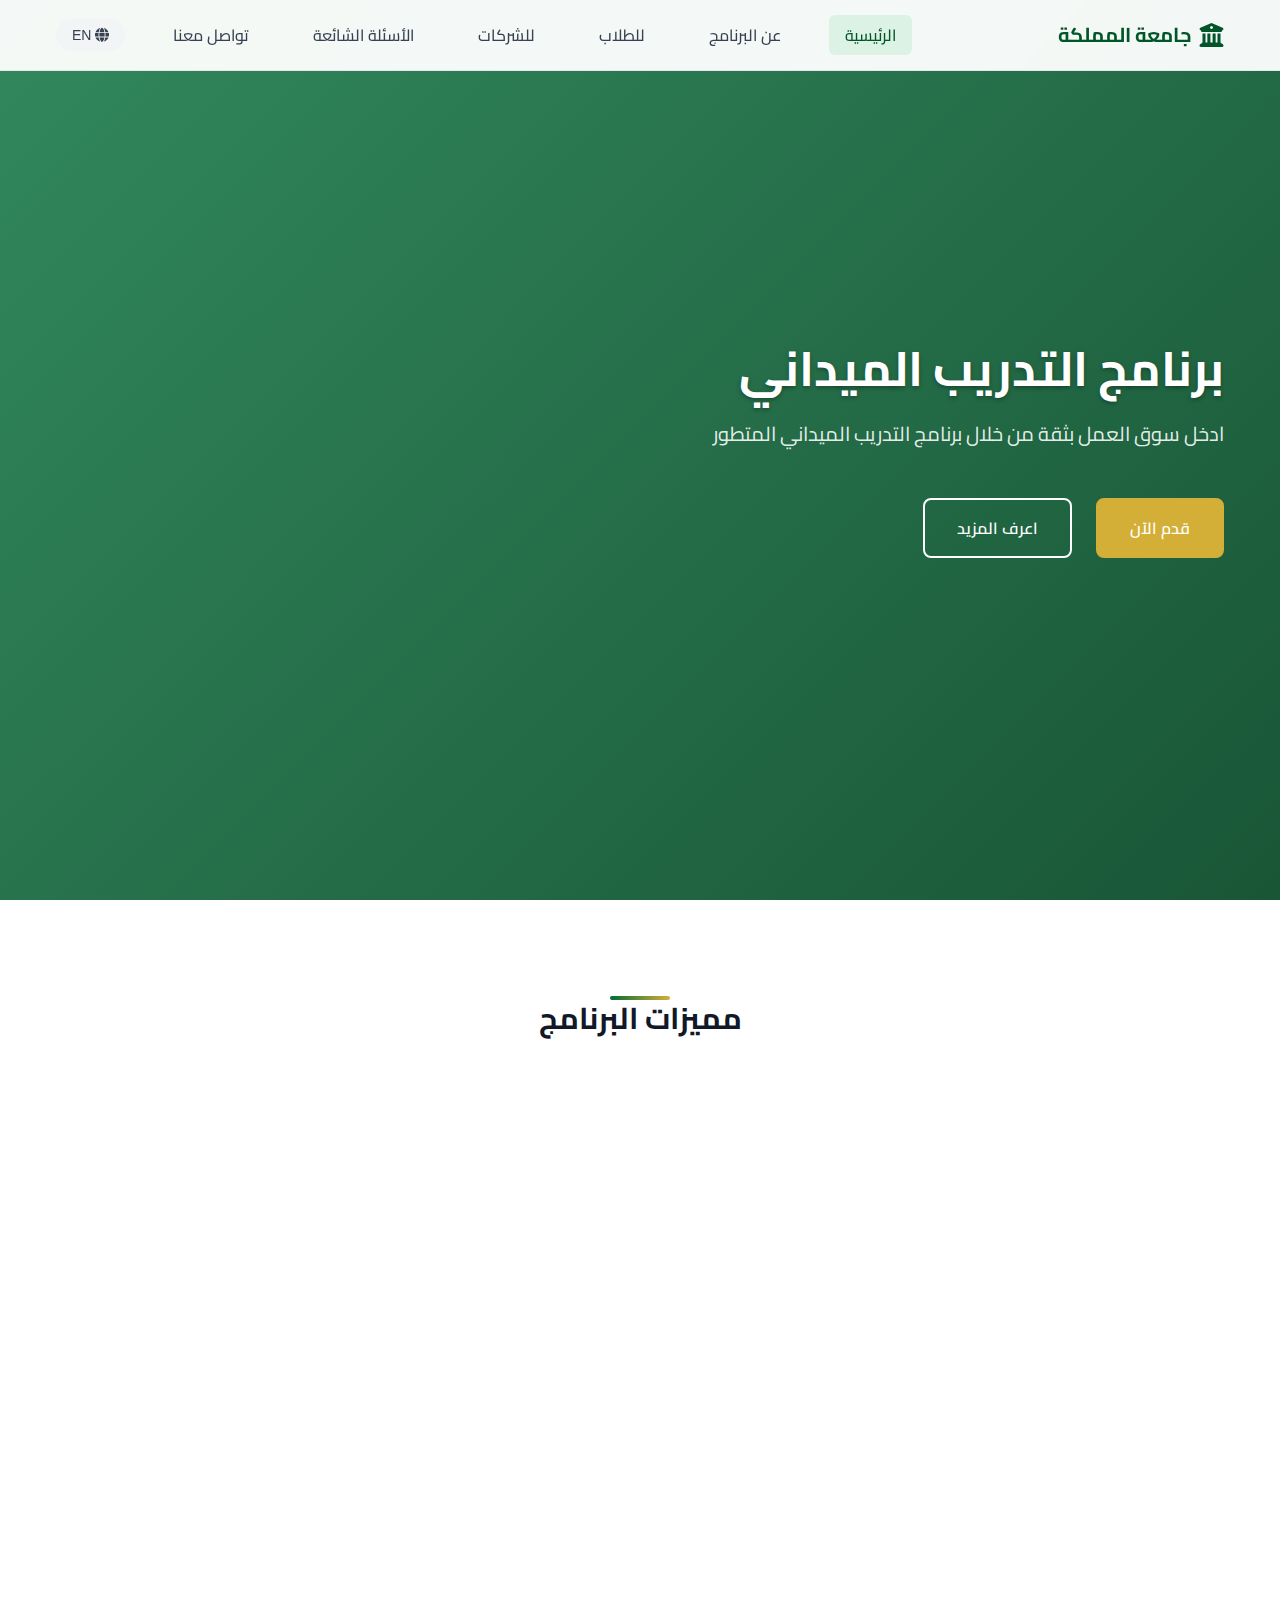
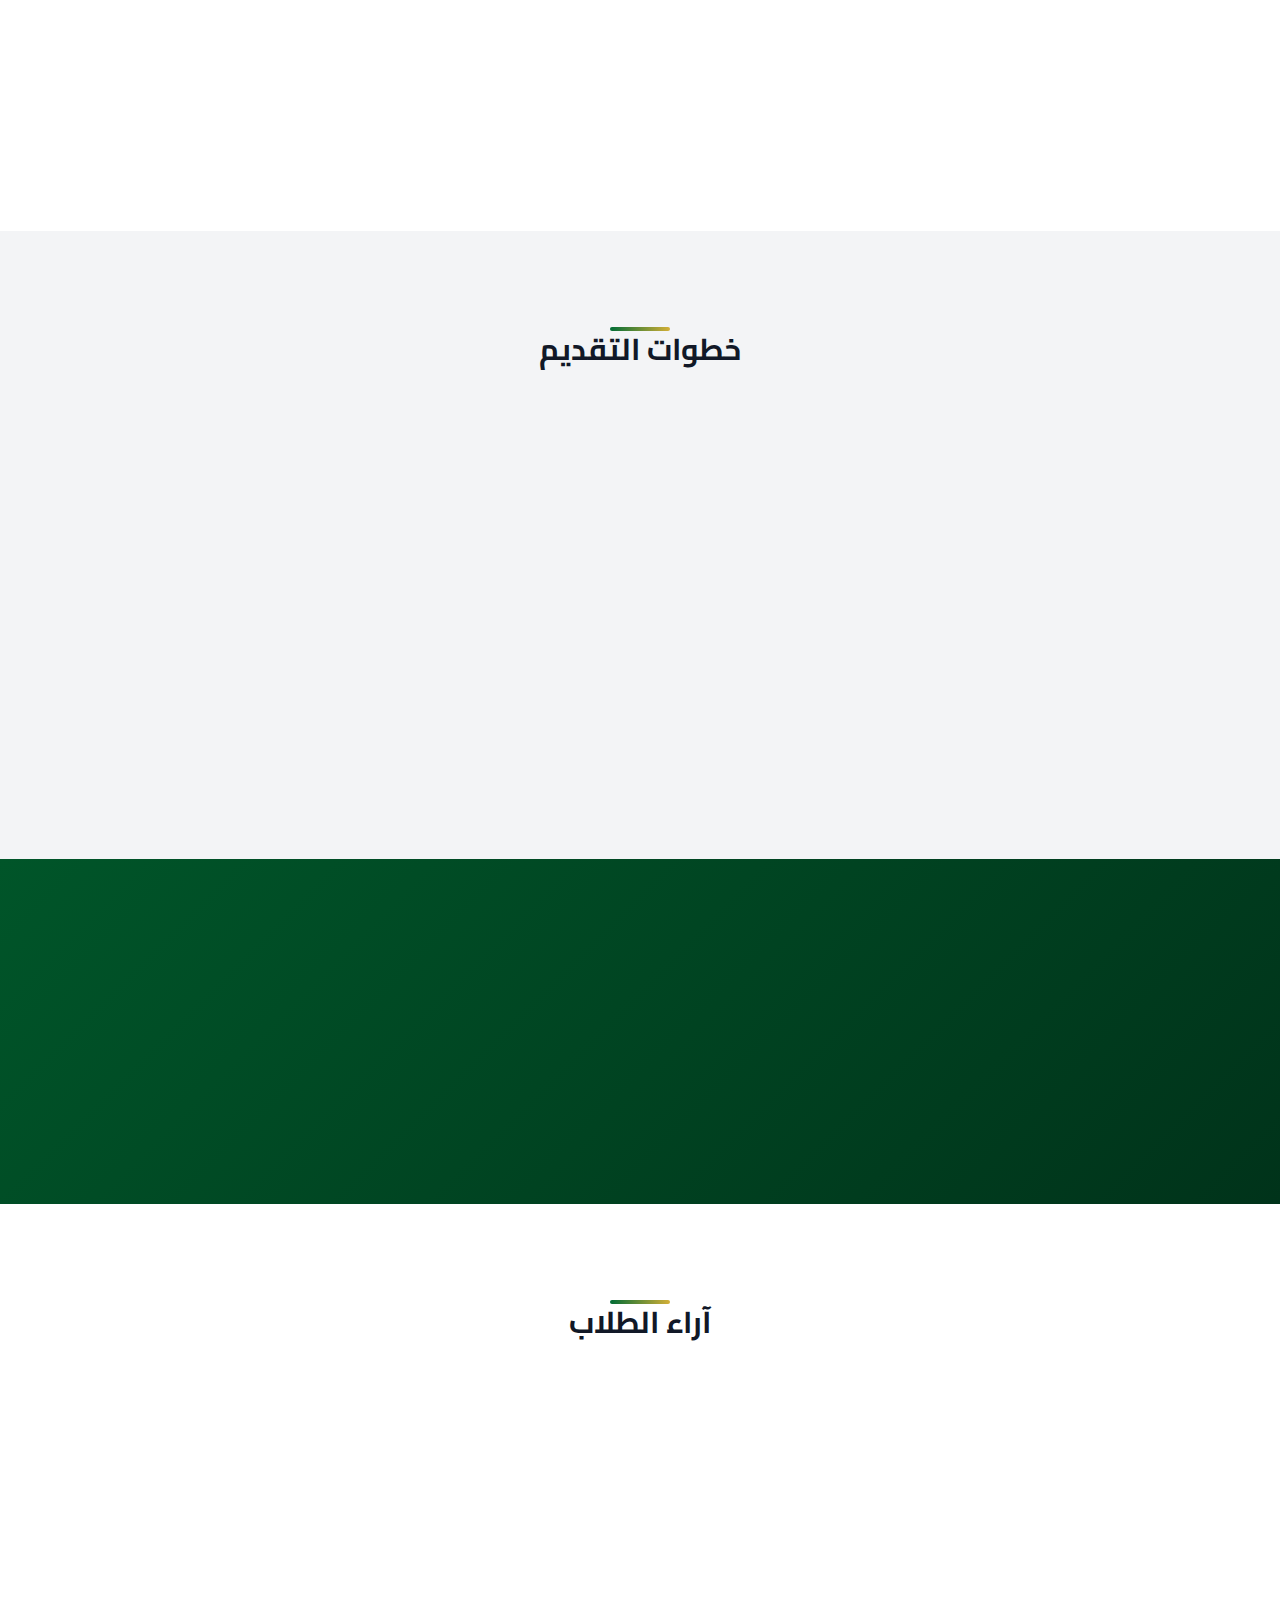
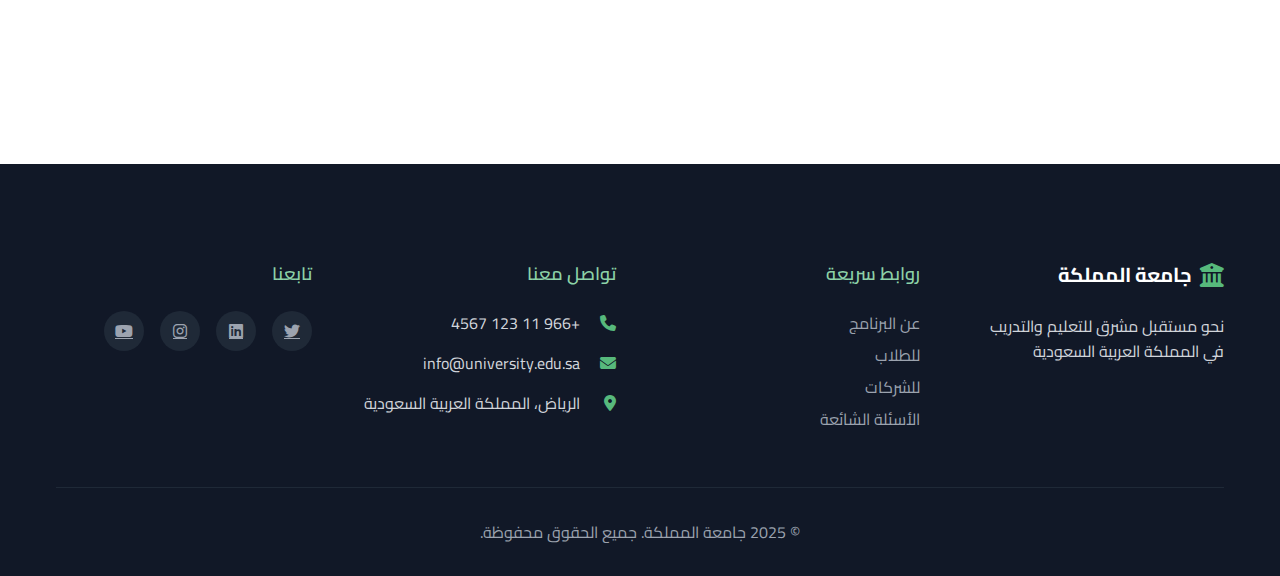
<file: index.html>
<!DOCTYPE html>
<html lang="ar" dir="rtl">
<head>
    <meta charset="UTF-8">
    <meta name="viewport" content="width=device-width, initial-scale=1.0">
    <title>برنامج التدريب الميداني - جامعة المملكة</title>
    <link rel="preconnect" href="https://fonts.googleapis.com">
    <link rel="preconnect" href="https://fonts.gstatic.com" crossorigin>
    <link href="https://fonts.googleapis.com/css2?family=Cairo:wght@400;500;600;700&family=Inter:wght@400;500;600;700&display=swap" rel="stylesheet">
    <link rel="stylesheet" href="https://cdnjs.cloudflare.com/ajax/libs/font-awesome/6.4.0/css/all.min.css">
    <link rel="stylesheet" href="css/style.css">
</head>
<body>
    <!-- Navigation -->
    <nav class="navbar" id="navbar">
        <div class="nav-container">
            <div class="nav-logo">
                <i class="fas fa-university"></i>
                <span>جامعة المملكة</span>
            </div>
            
            <div class="nav-menu" id="nav-menu">
                <a href="index.html" class="nav-link active">الرئيسية</a>
                <a href="about.html" class="nav-link">عن البرنامج</a>
                <a href="students.html" class="nav-link">للطلاب</a>
                <a href="companies.html" class="nav-link">للشركات</a>
                <a href="faq.html" class="nav-link">الأسئلة الشائعة</a>
                <a href="contact.html" class="nav-link">تواصل معنا</a>
                
                <button class="lang-switch" id="lang-switch">
                    <i class="fas fa-globe"></i>
                    <span>EN</span>
                </button>
            </div>
            
            <div class="hamburger" id="hamburger">
                <span class="bar"></span>
                <span class="bar"></span>
                <span class="bar"></span>
            </div>
        </div>
    </nav>

    <!-- Hero Section -->
    <section class="hero">
        <div class="hero-overlay"></div>
        <div class="hero-content">
            <div class="container">
                <h1 class="hero-title">برنامج التدريب الميداني</h1>
                <p class="hero-subtitle">ادخل سوق العمل بثقة من خلال برنامج التدريب الميداني المتطور</p>
                <div class="hero-buttons">
                    <a href="contact.html" class="btn btn-primary">قدم الآن</a>
                    <a href="about.html" class="btn btn-secondary">اعرف المزيد</a>
                </div>
            </div>
        </div>
    </section>

    <!-- Features Section -->
    <section class="features">
        <div class="container">
            <h2 class="section-title">مميزات البرنامج</h2>
            <div class="features-grid">
                <div class="feature-card">
                    <div class="feature-icon">
                        <i class="fas fa-briefcase"></i>
                    </div>
                    <h3>فرص تدريب حقيقية</h3>
                    <p>تدريب عملي في أفضل الشركات والمؤسسات الرائدة في المملكة</p>
                </div>
                
                <div class="feature-card">
                    <div class="feature-icon">
                        <i class="fas fa-users"></i>
                    </div>
                    <h3>إشراف متخصص</h3>
                    <p>متابعة مستمرة من أعضاء هيئة التدريس والمشرفين المتخصصين</p>
                </div>
                
                <div class="feature-card">
                    <div class="feature-icon">
                        <i class="fas fa-certificate"></i>
                    </div>
                    <h3>شهادات معتمدة</h3>
                    <p>احصل على شهادة تدريب معتمدة من الجامعة والشركة المستضيفة</p>
                </div>
                
                <div class="feature-card">
                    <div class="feature-icon">
                        <i class="fas fa-chart-line"></i>
                    </div>
                    <h3>تطوير المهارات</h3>
                    <p>تنمية المهارات المهنية والشخصية المطلوبة في سوق العمل</p>
                </div>
            </div>
        </div>
    </section>

    <!-- Steps Section -->
    <section class="steps">
        <div class="container">
            <h2 class="section-title">خطوات التقديم</h2>
            <div class="steps-timeline">
                <div class="step">
                    <div class="step-number">1</div>
                    <div class="step-content">
                        <h3>التسجيل الأولي</h3>
                        <p>قم بإنشاء حساب جديد وأكمل بياناتك الأساسية</p>
                    </div>
                </div>
                
                <div class="step">
                    <div class="step-number">2</div>
                    <div class="step-content">
                        <h3>اختيار التخصص</h3>
                        <p>حدد مجال التدريب المناسب لتخصصك وميولك</p>
                    </div>
                </div>
                
                <div class="step">
                    <div class="step-number">3</div>
                    <div class="step-content">
                        <h3>تقديم الطلب</h3>
                        <p>أكمل نموذج التقديم وأرفق المستندات المطلوبة</p>
                    </div>
                </div>
                
                <div class="step">
                    <div class="step-number">4</div>
                    <div class="step-content">
                        <h3>بدء التدريب</h3>
                        <p>استلم خطاب القبول وابدأ رحلتك التدريبية</p>
                    </div>
                </div>
            </div>
        </div>
    </section>

    <!-- Statistics Section -->
    <section class="stats">
        <div class="container">
            <div class="stats-grid">
                <div class="stat-card">
                    <div class="stat-number">5000+</div>
                    <div class="stat-label">طالب متدرب</div>
                </div>
                
                <div class="stat-card">
                    <div class="stat-number">300+</div>
                    <div class="stat-label">شركة شريكة</div>
                </div>
                
                <div class="stat-card">
                    <div class="stat-number">95%</div>
                    <div class="stat-label">نسبة النجاح</div>
                </div>
                
                <div class="stat-card">
                    <div class="stat-number">85%</div>
                    <div class="stat-label">فرص التوظيف</div>
                </div>
            </div>
        </div>
    </section>

    <!-- Testimonials Section -->
    <section class="testimonials">
        <div class="container">
            <h2 class="section-title">آراء الطلاب</h2>
            <div class="testimonials-grid">
                <div class="testimonial-card">
                    <div class="testimonial-content">
                        <i class="fas fa-quote-right"></i>
                        <p>"كان التدريب تجربة رائعة غيرت نظرتي للعمل المهني وأكسبتني مهارات قيمة"</p>
                    </div>
                    <div class="testimonial-author">
                        <div class="author-avatar">
                            <i class="fas fa-user"></i>
                        </div>
                        <div class="author-info">
                            <h4>أحمد محمد</h4>
                            <span>طالب هندسة</span>
                        </div>
                    </div>
                </div>
                
                <div class="testimonial-card">
                    <div class="testimonial-content">
                        <i class="fas fa-quote-right"></i>
                        <p>"برنامج التدريب ساعدني على تطبيق ما تعلمته نظرياً في بيئة عمل حقيقية"</p>
                    </div>
                    <div class="testimonial-author">
                        <div class="author-avatar">
                            <i class="fas fa-user"></i>
                        </div>
                        <div class="author-info">
                            <h4>فاطمة العلي</h4>
                            <span>طالبة إدارة أعمال</span>
                        </div>
                    </div>
                </div>
                
                <div class="testimonial-card">
                    <div class="testimonial-content">
                        <i class="fas fa-quote-right"></i>
                        <p>"حصلت على وظيفة في نفس الشركة التي تدربت فيها، البرنامج فتح لي أبواباً كثيرة"</p>
                    </div>
                    <div class="testimonial-author">
                        <div class="author-avatar">
                            <i class="fas fa-user"></i>
                        </div>
                        <div class="author-info">
                            <h4>سارة القحطاني</h4>
                            <span>طالبة علوم حاسب</span>
                        </div>
                    </div>
                </div>
            </div>
        </div>
    </section>

    <!-- Footer -->
    <footer class="footer">
        <div class="container">
            <div class="footer-content">
                <div class="footer-section">
                    <div class="footer-logo">
                        <i class="fas fa-university"></i>
                        <span>جامعة المملكة</span>
                    </div>
                    <p>نحو مستقبل مشرق للتعليم والتدريب في المملكة العربية السعودية</p>
                </div>
                
                <div class="footer-section">
                    <h3>روابط سريعة</h3>
                    <ul>
                        <li><a href="about.html">عن البرنامج</a></li>
                        <li><a href="students.html">للطلاب</a></li>
                        <li><a href="companies.html">للشركات</a></li>
                        <li><a href="faq.html">الأسئلة الشائعة</a></li>
                    </ul>
                </div>
                
                <div class="footer-section">
                    <h3>تواصل معنا</h3>
                    <div class="contact-info">
                        <div class="contact-item">
                            <i class="fas fa-phone"></i>
                            <span>+966 11 123 4567</span>
                        </div>
                        <div class="contact-item">
                            <i class="fas fa-envelope"></i>
                            <span>info@university.edu.sa</span>
                        </div>
                        <div class="contact-item">
                            <i class="fas fa-map-marker-alt"></i>
                            <span>الرياض، المملكة العربية السعودية</span>
                        </div>
                    </div>
                </div>
                
                <div class="footer-section">
                    <h3>تابعنا</h3>
                    <div class="social-links">
                        <a href="#"><i class="fab fa-twitter"></i></a>
                        <a href="#"><i class="fab fa-linkedin"></i></a>
                        <a href="#"><i class="fab fa-instagram"></i></a>
                        <a href="#"><i class="fab fa-youtube"></i></a>
                    </div>
                </div>
            </div>
            
            <div class="footer-bottom">
                <p>&copy; 2025 جامعة المملكة. جميع الحقوق محفوظة.</p>
            </div>
        </div>
    </footer>

    <script src="js/main.js"></script>
</body>
</html>
</file>
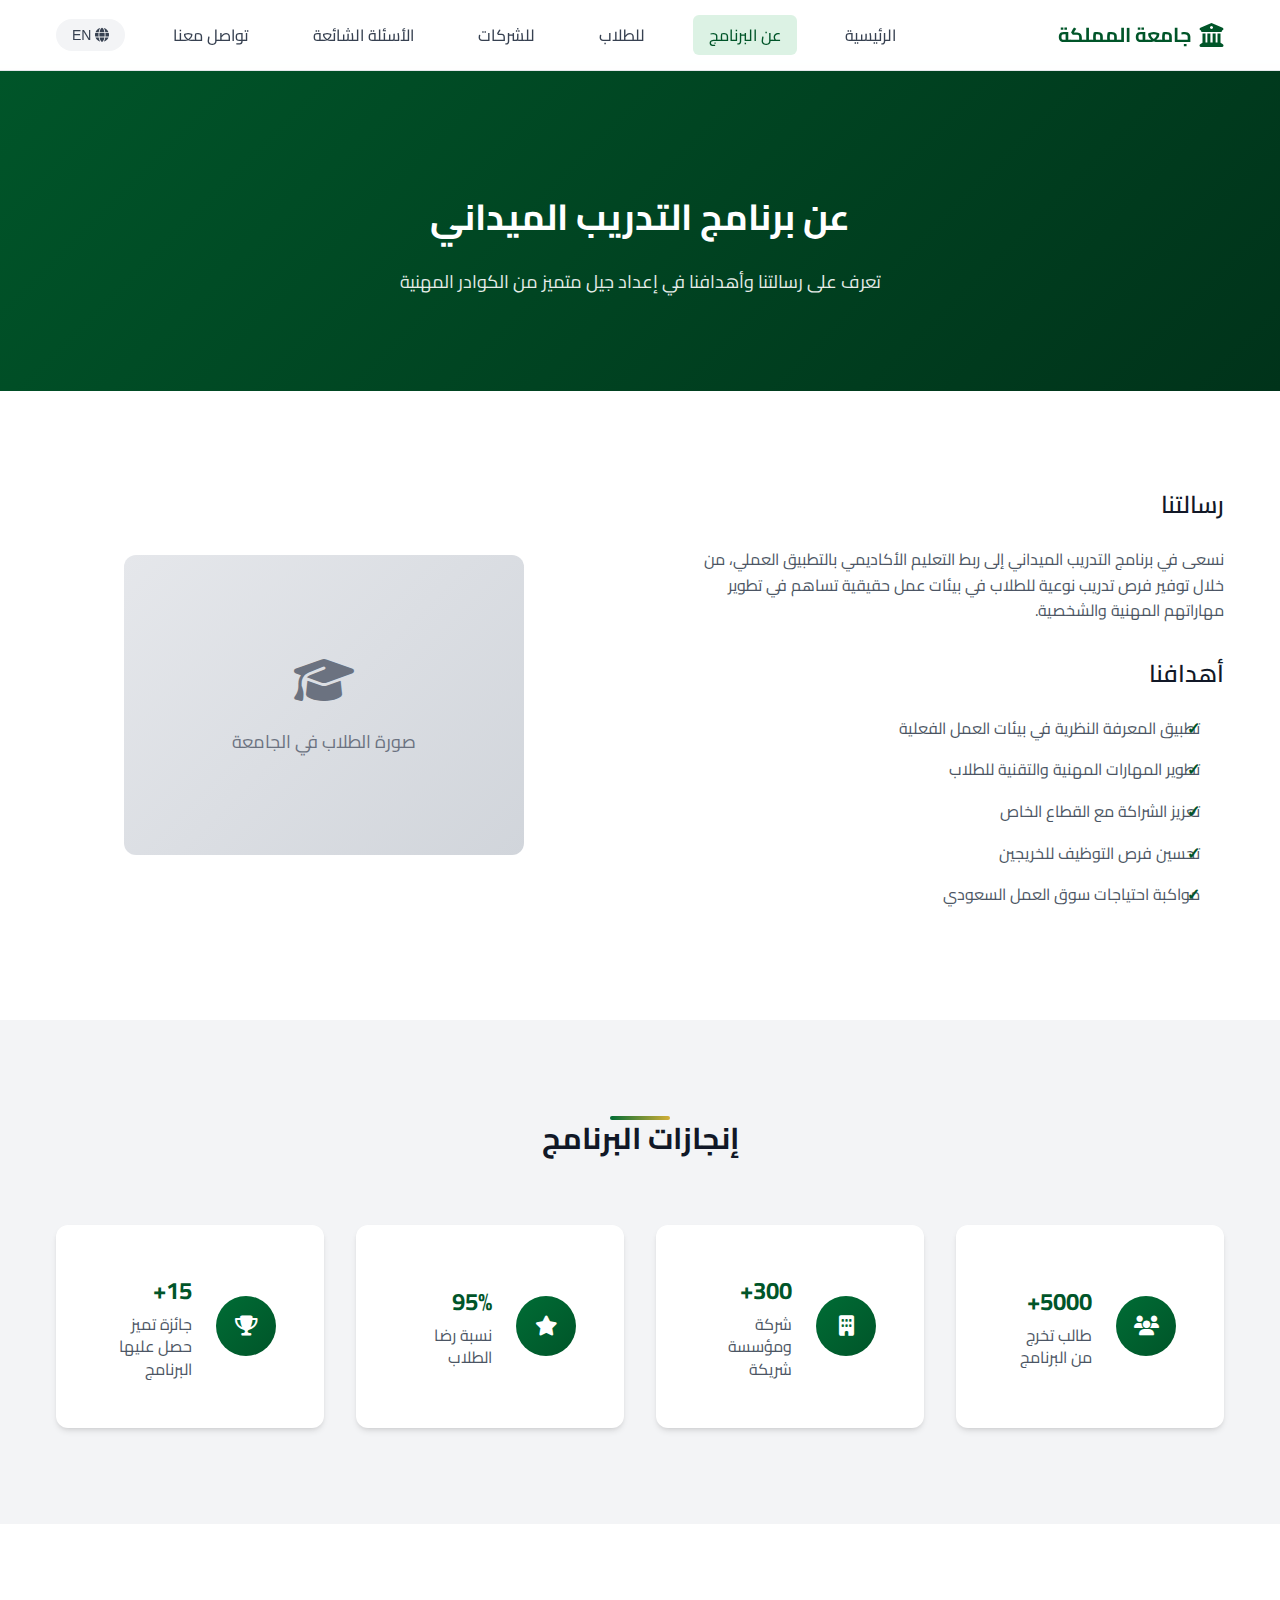
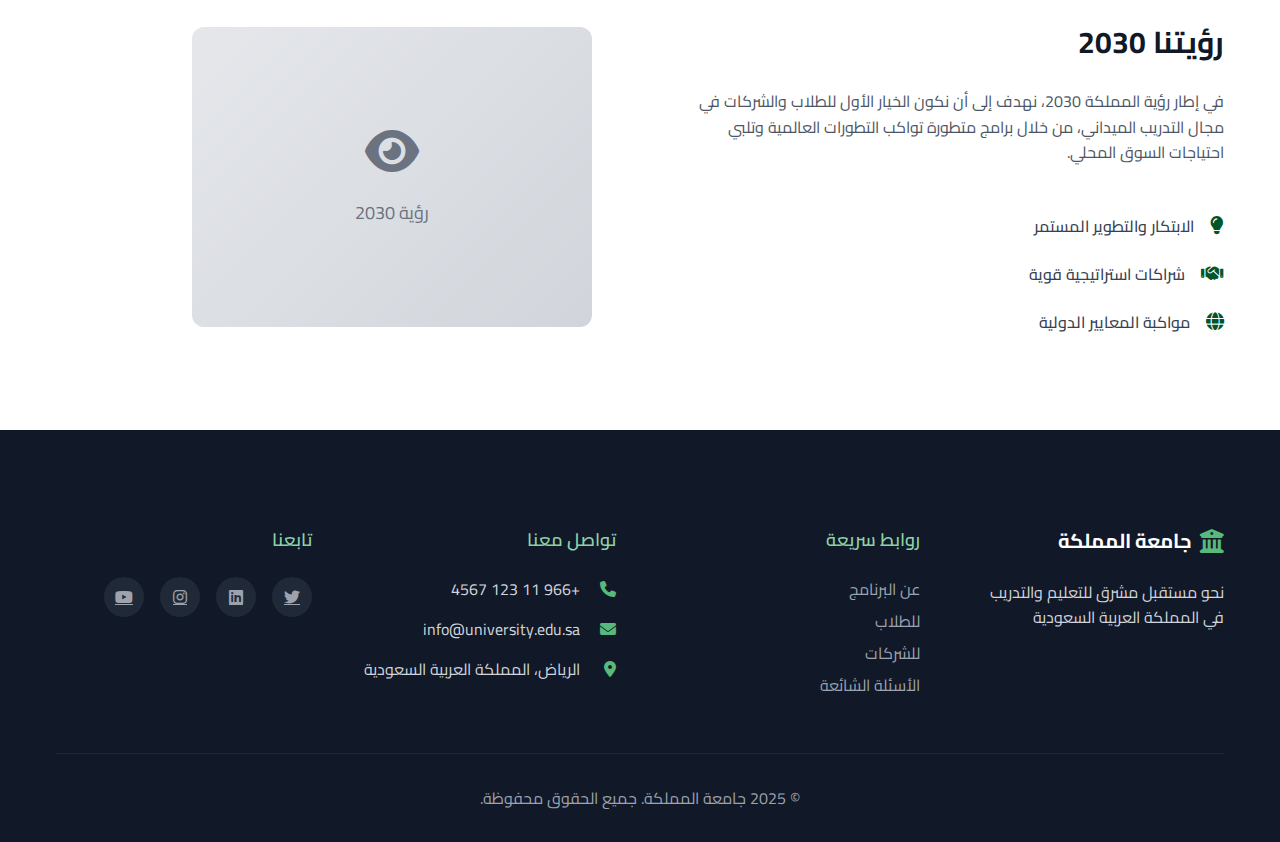
<file: about.html>
<!DOCTYPE html>
<html lang="ar" dir="rtl">
<head>
    <meta charset="UTF-8">
    <meta name="viewport" content="width=device-width, initial-scale=1.0">
    <title>عن البرنامج - جامعة المملكة</title>
    <link rel="preconnect" href="https://fonts.googleapis.com">
    <link rel="preconnect" href="https://fonts.gstatic.com" crossorigin>
    <link href="https://fonts.googleapis.com/css2?family=Cairo:wght@400;500;600;700&family=Inter:wght@400;500;600;700&display=swap" rel="stylesheet">
    <link rel="stylesheet" href="https://cdnjs.cloudflare.com/ajax/libs/font-awesome/6.4.0/css/all.min.css">
    <link rel="stylesheet" href="css/style.css">
</head>
<body>
    <!-- Navigation -->
    <nav class="navbar" id="navbar">
        <div class="nav-container">
            <div class="nav-logo">
                <i class="fas fa-university"></i>
                <span>جامعة المملكة</span>
            </div>
            
            <div class="nav-menu" id="nav-menu">
                <a href="index.html" class="nav-link">الرئيسية</a>
                <a href="about.html" class="nav-link active">عن البرنامج</a>
                <a href="students.html" class="nav-link">للطلاب</a>
                <a href="companies.html" class="nav-link">للشركات</a>
                <a href="faq.html" class="nav-link">الأسئلة الشائعة</a>
                <a href="contact.html" class="nav-link">تواصل معنا</a>
                
                <button class="lang-switch" id="lang-switch">
                    <i class="fas fa-globe"></i>
                    <span>EN</span>
                </button>
            </div>
            
            <div class="hamburger" id="hamburger">
                <span class="bar"></span>
                <span class="bar"></span>
                <span class="bar"></span>
            </div>
        </div>
    </nav>

    <!-- Page Header -->
    <section class="page-header">
        <div class="container">
            <h1>عن برنامج التدريب الميداني</h1>
            <p>تعرف على رسالتنا وأهدافنا في إعداد جيل متميز من الكوادر المهنية</p>
        </div>
    </section>

    <!-- About Content -->
    <section class="about-content">
        <div class="container">
            <div class="content-grid">
                <div class="content-text">
                    <h2>رسالتنا</h2>
                    <p>نسعى في برنامج التدريب الميداني إلى ربط التعليم الأكاديمي بالتطبيق العملي، من خلال توفير فرص تدريب نوعية للطلاب في بيئات عمل حقيقية تساهم في تطوير مهاراتهم المهنية والشخصية.</p>
                    
                    <h2>أهدافنا</h2>
                    <ul>
                        <li>تطبيق المعرفة النظرية في بيئات العمل الفعلية</li>
                        <li>تطوير المهارات المهنية والتقنية للطلاب</li>
                        <li>تعزيز الشراكة مع القطاع الخاص</li>
                        <li>تحسين فرص التوظيف للخريجين</li>
                        <li>مواكبة احتياجات سوق العمل السعودي</li>
                    </ul>
                </div>
                
                <div class="content-image">
                    <div class="image-placeholder">
                        <i class="fas fa-graduation-cap"></i>
                        <span>صورة الطلاب في الجامعة</span>
                    </div>
                </div>
            </div>
        </div>
    </section>

    <!-- Program Stats -->
    <section class="program-stats">
        <div class="container">
            <h2 class="section-title">إنجازات البرنامج</h2>
            <div class="stats-detailed">
                <div class="stat-item">
                    <div class="stat-icon">
                        <i class="fas fa-users"></i>
                    </div>
                    <div class="stat-info">
                        <h3>5000+</h3>
                        <p>طالب تخرج من البرنامج</p>
                    </div>
                </div>
                
                <div class="stat-item">
                    <div class="stat-icon">
                        <i class="fas fa-building"></i>
                    </div>
                    <div class="stat-info">
                        <h3>300+</h3>
                        <p>شركة ومؤسسة شريكة</p>
                    </div>
                </div>
                
                <div class="stat-item">
                    <div class="stat-icon">
                        <i class="fas fa-star"></i>
                    </div>
                    <div class="stat-info">
                        <h3>95%</h3>
                        <p>نسبة رضا الطلاب</p>
                    </div>
                </div>
                
                <div class="stat-item">
                    <div class="stat-icon">
                        <i class="fas fa-trophy"></i>
                    </div>
                    <div class="stat-info">
                        <h3>15+</h3>
                        <p>جائزة تميز حصل عليها البرنامج</p>
                    </div>
                </div>
            </div>
        </div>
    </section>

    <!-- Vision Section -->
    <section class="vision-section">
        <div class="container">
            <div class="vision-content">
                <div class="vision-text">
                    <h2>رؤيتنا 2030</h2>
                    <p>في إطار رؤية المملكة 2030، نهدف إلى أن نكون الخيار الأول للطلاب والشركات في مجال التدريب الميداني، من خلال برامج متطورة تواكب التطورات العالمية وتلبي احتياجات السوق المحلي.</p>
                    
                    <div class="vision-features">
                        <div class="vision-feature">
                            <i class="fas fa-lightbulb"></i>
                            <span>الابتكار والتطوير المستمر</span>
                        </div>
                        <div class="vision-feature">
                            <i class="fas fa-handshake"></i>
                            <span>شراكات استراتيجية قوية</span>
                        </div>
                        <div class="vision-feature">
                            <i class="fas fa-globe"></i>
                            <span>مواكبة المعايير الدولية</span>
                        </div>
                    </div>
                </div>
                
                <div class="vision-image">
                    <div class="image-placeholder">
                        <i class="fas fa-eye"></i>
                        <span>رؤية 2030</span>
                    </div>
                </div>
            </div>
        </div>
    </section>

    <!-- Footer -->
    <footer class="footer">
        <div class="container">
            <div class="footer-content">
                <div class="footer-section">
                    <div class="footer-logo">
                        <i class="fas fa-university"></i>
                        <span>جامعة المملكة</span>
                    </div>
                    <p>نحو مستقبل مشرق للتعليم والتدريب في المملكة العربية السعودية</p>
                </div>
                
                <div class="footer-section">
                    <h3>روابط سريعة</h3>
                    <ul>
                        <li><a href="about.html">عن البرنامج</a></li>
                        <li><a href="students.html">للطلاب</a></li>
                        <li><a href="companies.html">للشركات</a></li>
                        <li><a href="faq.html">الأسئلة الشائعة</a></li>
                    </ul>
                </div>
                
                <div class="footer-section">
                    <h3>تواصل معنا</h3>
                    <div class="contact-info">
                        <div class="contact-item">
                            <i class="fas fa-phone"></i>
                            <span>+966 11 123 4567</span>
                        </div>
                        <div class="contact-item">
                            <i class="fas fa-envelope"></i>
                            <span>info@university.edu.sa</span>
                        </div>
                        <div class="contact-item">
                            <i class="fas fa-map-marker-alt"></i>
                            <span>الرياض، المملكة العربية السعودية</span>
                        </div>
                    </div>
                </div>
                
                <div class="footer-section">
                    <h3>تابعنا</h3>
                    <div class="social-links">
                        <a href="#"><i class="fab fa-twitter"></i></a>
                        <a href="#"><i class="fab fa-linkedin"></i></a>
                        <a href="#"><i class="fab fa-instagram"></i></a>
                        <a href="#"><i class="fab fa-youtube"></i></a>
                    </div>
                </div>
            </div>
            
            <div class="footer-bottom">
                <p>&copy; 2025 جامعة المملكة. جميع الحقوق محفوظة.</p>
            </div>
        </div>
    </footer>

    <script src="js/main.js"></script>
</body>
</html>
</file>
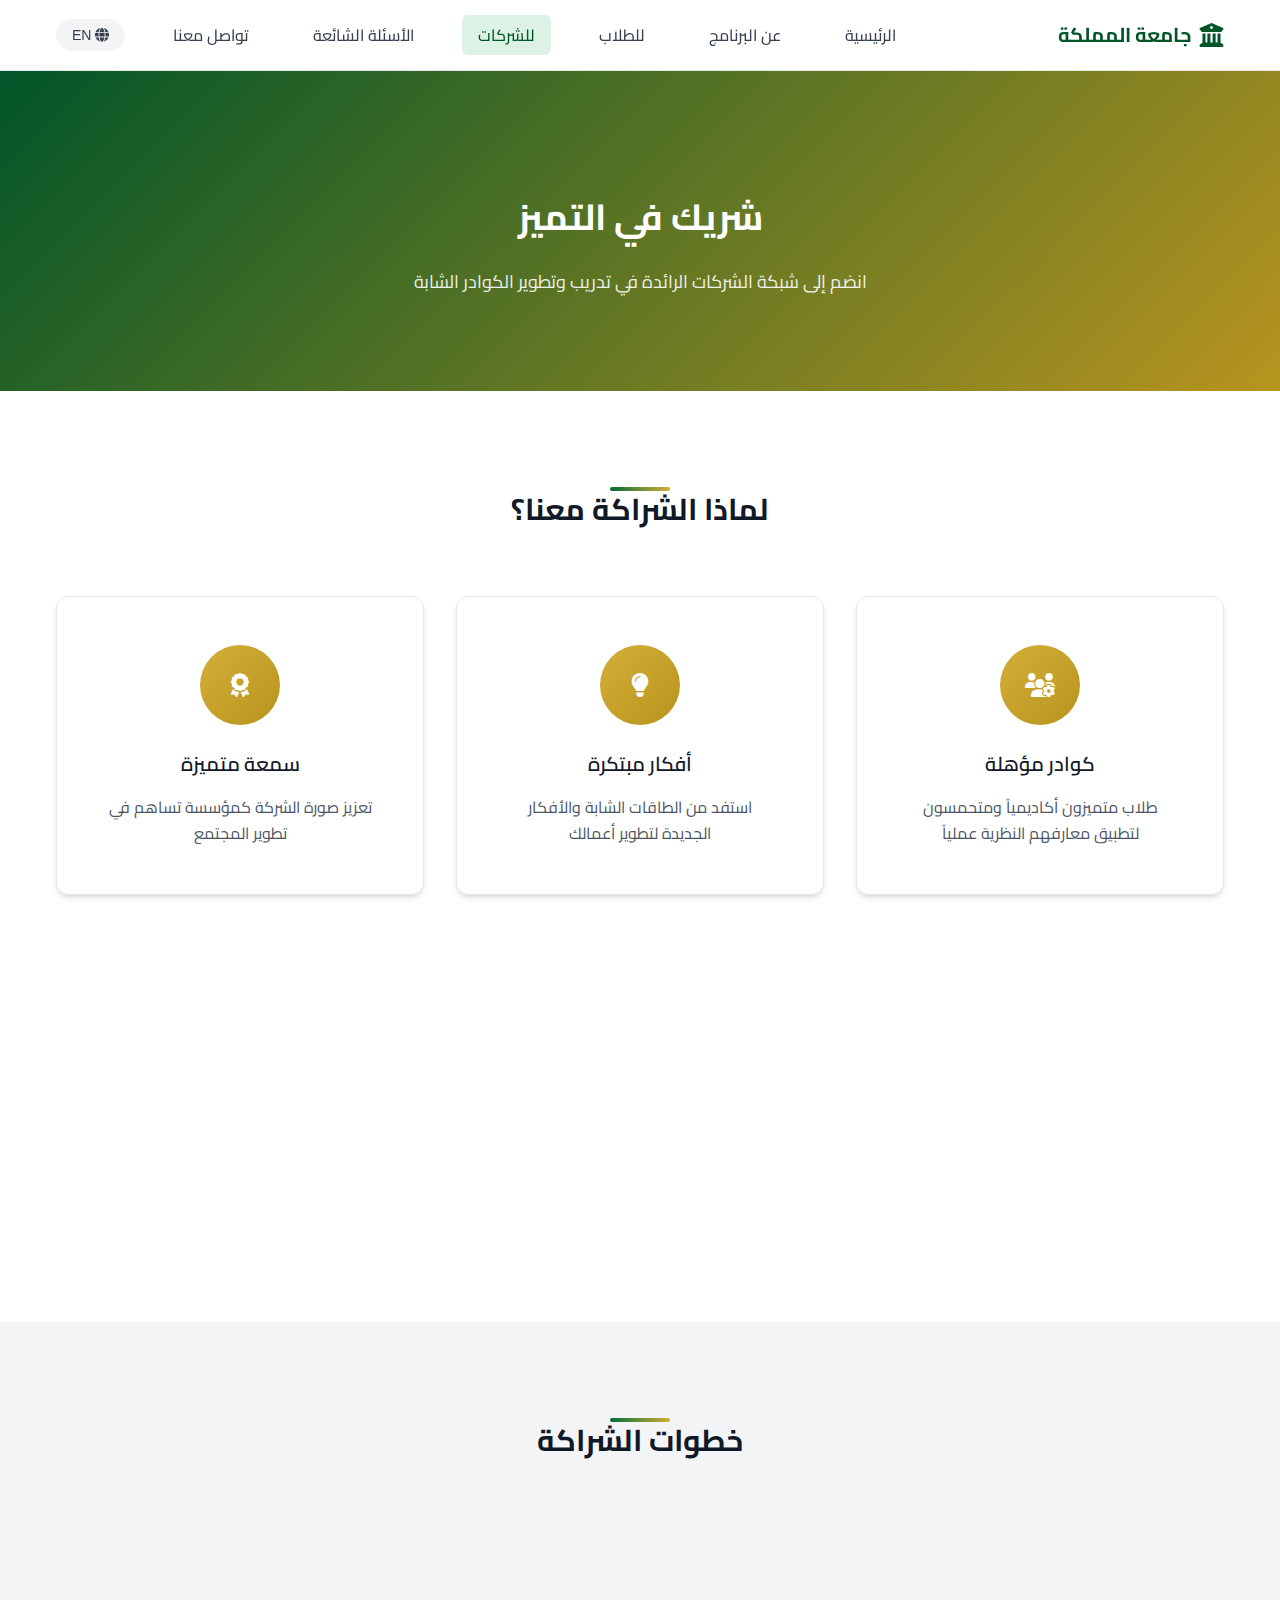
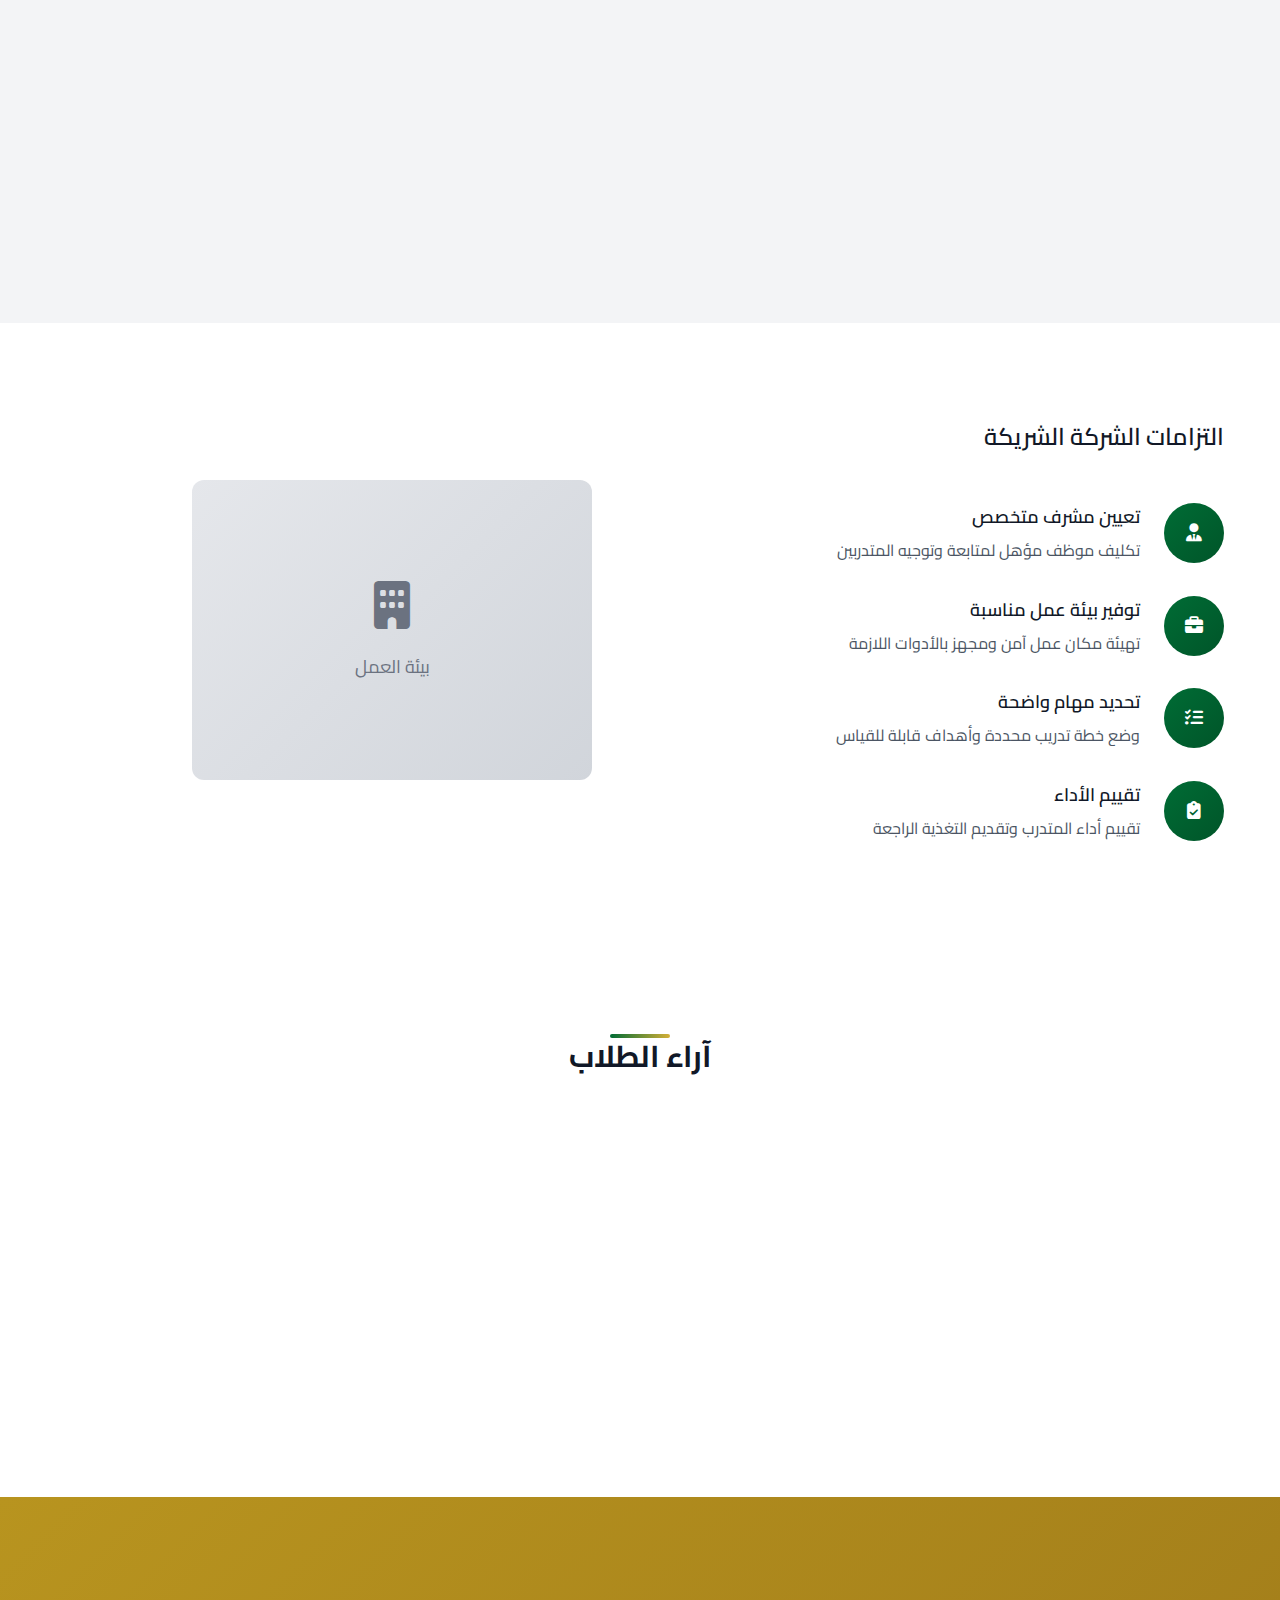
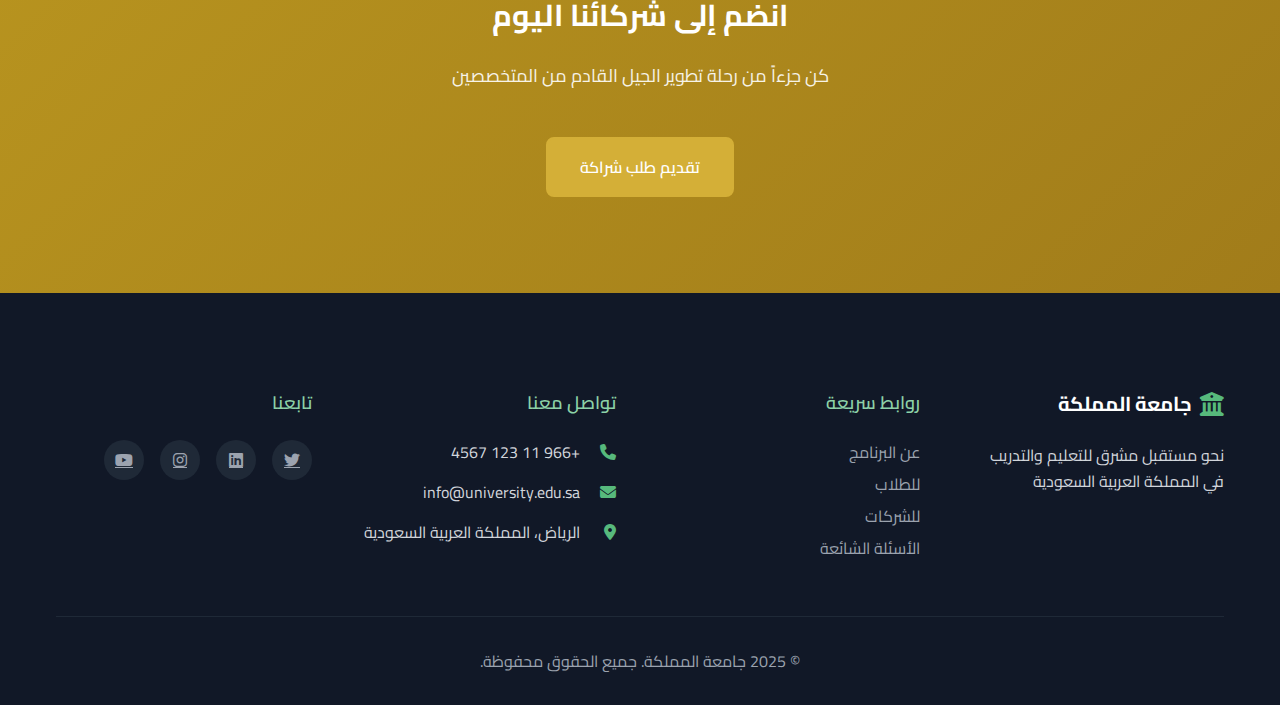
<file: companies.html>
<!DOCTYPE html>
<html lang="ar" dir="rtl">
<head>
    <meta charset="UTF-8">
    <meta name="viewport" content="width=device-width, initial-scale=1.0">
    <title>للشركات - جامعة المملكة</title>
    <link rel="preconnect" href="https://fonts.googleapis.com">
    <link rel="preconnect" href="https://fonts.gstatic.com" crossorigin>
    <link href="https://fonts.googleapis.com/css2?family=Cairo:wght@400;500;600;700&family=Inter:wght@400;500;600;700&display=swap" rel="stylesheet">
    <link rel="stylesheet" href="https://cdnjs.cloudflare.com/ajax/libs/font-awesome/6.4.0/css/all.min.css">
    <link rel="stylesheet" href="css/style.css">
</head>
<body>
    <!-- Navigation -->
    <nav class="navbar" id="navbar">
        <div class="nav-container">
            <div class="nav-logo">
                <i class="fas fa-university"></i>
                <span>جامعة المملكة</span>
            </div>
            
            <div class="nav-menu" id="nav-menu">
                <a href="index.html" class="nav-link">الرئيسية</a>
                <a href="about.html" class="nav-link">عن البرنامج</a>
                <a href="students.html" class="nav-link">للطلاب</a>
                <a href="companies.html" class="nav-link active">للشركات</a>
                <a href="faq.html" class="nav-link">الأسئلة الشائعة</a>
                <a href="contact.html" class="nav-link">تواصل معنا</a>
                
                <button class="lang-switch" id="lang-switch">
                    <i class="fas fa-globe"></i>
                    <span>EN</span>
                </button>
            </div>
            
            <div class="hamburger" id="hamburger">
                <span class="bar"></span>
                <span class="bar"></span>
                <span class="bar"></span>
            </div>
        </div>
    </nav>

    <!-- Page Header -->
    <section class="page-header companies-header">
        <div class="container">
            <h1>شريك في التميز</h1>
            <p>انضم إلى شبكة الشركات الرائدة في تدريب وتطوير الكوادر الشابة</p>
        </div>
    </section>

    <!-- Partnership Benefits -->
    <section class="partnership-benefits">
        <div class="container">
            <h2 class="section-title">لماذا الشراكة معنا؟</h2>
            <div class="benefits-grid">
                <div class="benefit-card">
                    <div class="benefit-icon">
                        <i class="fas fa-users-cog"></i>
                    </div>
                    <h3>كوادر مؤهلة</h3>
                    <p>طلاب متميزون أكاديمياً ومتحمسون لتطبيق معارفهم النظرية عملياً</p>
                </div>
                
                <div class="benefit-card">
                    <div class="benefit-icon">
                        <i class="fas fa-lightbulb"></i>
                    </div>
                    <h3>أفكار مبتكرة</h3>
                    <p>استفد من الطاقات الشابة والأفكار الجديدة لتطوير أعمالك</p>
                </div>
                
                <div class="benefit-card">
                    <div class="benefit-icon">
                        <i class="fas fa-award"></i>
                    </div>
                    <h3>سمعة متميزة</h3>
                    <p>تعزيز صورة الشركة كمؤسسة تساهم في تطوير المجتمع</p>
                </div>
                
                <div class="benefit-card">
                    <div class="benefit-icon">
                        <i class="fas fa-handshake"></i>
                    </div>
                    <h3>شراكة استراتيجية</h3>
                    <p>علاقة طويلة المدى مع الجامعة للتطوير المشترك</p>
                </div>
                
                <div class="benefit-card">
                    <div class="benefit-icon">
                        <i class="fas fa-chart-line"></i>
                    </div>
                    <h3>تطوير الأعمال</h3>
                    <p>إنجاز مشاريع إضافية وتطوير العمليات بمساعدة المتدربين</p>
                </div>
                
                <div class="benefit-card">
                    <div class="benefit-icon">
                        <i class="fas fa-graduation-cap"></i>
                    </div>
                    <h3>توظيف مستقبلي</h3>
                    <p>فرصة لتقييم الطلاب وتوظيف المتميزين منهم</p>
                </div>
            </div>
        </div>
    </section>

    <!-- Partnership Process -->
    <section class="partnership-process">
        <div class="container">
            <h2 class="section-title">خطوات الشراكة</h2>
            <div class="process-timeline">
                <div class="timeline-item">
                    <div class="timeline-number">1</div>
                    <div class="timeline-content">
                        <h3>التقديم الأولي</h3>
                        <p>تعبئة نموذج الشراكة وتقديم معلومات الشركة</p>
                    </div>
                </div>
                
                <div class="timeline-item">
                    <div class="timeline-number">2</div>
                    <div class="timeline-content">
                        <h3>المراجعة والتقييم</h3>
                        <p>مراجعة طلب الشراكة وتقييم مدى ملاءمة الشركة</p>
                    </div>
                </div>
                
                <div class="timeline-item">
                    <div class="timeline-number">3</div>
                    <div class="timeline-content">
                        <h3>الزيارة الميدانية</h3>
                        <p>زيارة الشركة للتأكد من بيئة العمل المناسبة</p>
                    </div>
                </div>
                
                <div class="timeline-item">
                    <div class="timeline-number">4</div>
                    <div class="timeline-content">
                        <h3>توقيع الاتفاقية</h3>
                        <p>توقيع مذكرة تفاهم وبدء استقبال المتدربين</p>
                    </div>
                </div>
            </div>
        </div>
    </section>

    <!-- Company Responsibilities -->
    <section class="responsibilities">
        <div class="container">
            <div class="responsibilities-content">
                <div class="responsibilities-text">
                    <h2>التزامات الشركة الشريكة</h2>
                    <div class="responsibilities-list">
                        <div class="responsibility-item">
                            <div class="responsibility-icon">
                                <i class="fas fa-user-tie"></i>
                            </div>
                            <div class="responsibility-content">
                                <h3>تعيين مشرف متخصص</h3>
                                <p>تكليف موظف مؤهل لمتابعة وتوجيه المتدربين</p>
                            </div>
                        </div>
                        
                        <div class="responsibility-item">
                            <div class="responsibility-icon">
                                <i class="fas fa-briefcase"></i>
                            </div>
                            <div class="responsibility-content">
                                <h3>توفير بيئة عمل مناسبة</h3>
                                <p>تهيئة مكان عمل آمن ومجهز بالأدوات اللازمة</p>
                            </div>
                        </div>
                        
                        <div class="responsibility-item">
                            <div class="responsibility-icon">
                                <i class="fas fa-tasks"></i>
                            </div>
                            <div class="responsibility-content">
                                <h3>تحديد مهام واضحة</h3>
                                <p>وضع خطة تدريب محددة وأهداف قابلة للقياس</p>
                            </div>
                        </div>
                        
                        <div class="responsibility-item">
                            <div class="responsibility-icon">
                                <i class="fas fa-clipboard-check"></i>
                            </div>
                            <div class="responsibility-content">
                                <h3>تقييم الأداء</h3>
                                <p>تقييم أداء المتدرب وتقديم التغذية الراجعة</p>
                            </div>
                        </div>
                    </div>
                </div>
                
                <div class="responsibilities-image">
                    <div class="image-placeholder">
                        <i class="fas fa-building"></i>
                        <span>بيئة العمل</span>
                    </div>
                </div>
            </div>
        </div>
    </section>

    <!-- Success Stories -->
    <!-- <section class="success-stories">
        <div class="container">
            <h2 class="section-title">قصص نجاح شركائنا</h2>
            <div class="stories-grid">
                <div class="story-card">
                    <div class="company-logo">
                        <i class="fas fa-building"></i>
                    </div>
                    <h3>شركة التقنية المتطورة</h3>
                    <p>"التعاون مع الجامعة أتاح لنا الوصول لمواهب شابة مبدعة ساهمت في تطوير مشاريعنا التقنية بشكل ملحوظ"</p>
                    <div class="story-author">
                        <strong>أحمد السالم</strong>
                        <span>مدير الموارد البشرية</span>
                    </div>
                </div>
                
                <div class="story-card">
                    <div class="company-logo">
                        <i class="fas fa-industry"></i>
                    </div>
                    <h3>مجموعة الصناعات الحديثة</h3>
                    <p>"المتدربون من الجامعة أضافوا قيمة حقيقية لفرق العمل وساعدوا في تنفيذ مشاريع مهمة خلال فترة التدريب"</p>
                    <div class="story-author">
                        <strong>فاطمة المطيري</strong>
                        <span>مديرة التطوير</span>
                    </div>
                </div>
                
                <div class="story-card">
                    <div class="company-logo">
                        <i class="fas fa-hospital"></i>
                    </div>
                    <h3>مستشفى العاصمة</h3>
                    <p>"طلاب الجامعة المتدربون لديهم حماس كبير للتعلم ومستوى تعليمي عالي جعلهم يندمجون بسرعة في بيئة العمل"</p>
                    <div class="story-author">
                        <strong>د. محمد الراشد</strong>
                        <span>مدير التدريب الطبي</span>
                    </div>
                </div>
            </div>
        </div>
    </section> -->

        <section class="testimonials">
        <div class="container">
            <h2 class="section-title">آراء الطلاب</h2>
            <div class="testimonials-grid">
                <div class="testimonial-card">
                    <div class="testimonial-content">
                        <i class="fas fa-quote-right"></i>
                        <p>"كان التدريب تجربة رائعة غيرت نظرتي للعمل المهني وأكسبتني مهارات قيمة"</p>
                    </div>
                    <div class="testimonial-author">
                        <div class="author-avatar">
                            <i class="fas fa-user"></i>
                        </div>
                        <div class="author-info">
                            <h4>أحمد محمد</h4>
                            <span>طالب هندسة</span>
                        </div>
                    </div>
                </div>
                
                <div class="testimonial-card">
                    <div class="testimonial-content">
                        <i class="fas fa-quote-right"></i>
                        <p>"برنامج التدريب ساعدني على تطبيق ما تعلمته نظرياً في بيئة عمل حقيقية"</p>
                    </div>
                    <div class="testimonial-author">
                        <div class="author-avatar">
                            <i class="fas fa-user"></i>
                        </div>
                        <div class="author-info">
                            <h4>فاطمة العلي</h4>
                            <span>طالبة إدارة أعمال</span>
                        </div>
                    </div>
                </div>
                
                <div class="testimonial-card">
                    <div class="testimonial-content">
                        <i class="fas fa-quote-right"></i>
                        <p>"حصلت على وظيفة في نفس الشركة التي تدربت فيها، البرنامج فتح لي أبواباً كثيرة"</p>
                    </div>
                    <div class="testimonial-author">
                        <div class="author-avatar">
                            <i class="fas fa-user"></i>
                        </div>
                        <div class="author-info">
                            <h4>سارة القحطاني</h4>
                            <span>طالبة علوم حاسب</span>
                        </div>
                    </div>
                </div>
            </div>
        </div>
    </section>



    <!-- Call to Action -->
    <section class="cta-section companies-cta">
        <div class="container">
            <div class="cta-content">
                <h2>انضم إلى شركائنا اليوم</h2>
                <p>كن جزءاً من رحلة تطوير الجيل القادم من المتخصصين</p>
                <a href="contact.html" class="btn btn-primary">تقديم طلب شراكة</a>
            </div>
        </div>
    </section>

    <!-- Footer -->
    <footer class="footer">
        <div class="container">
            <div class="footer-content">
                <div class="footer-section">
                    <div class="footer-logo">
                        <i class="fas fa-university"></i>
                        <span>جامعة المملكة</span>
                    </div>
                    <p>نحو مستقبل مشرق للتعليم والتدريب في المملكة العربية السعودية</p>
                </div>
                
                <div class="footer-section">
                    <h3>روابط سريعة</h3>
                    <ul>
                        <li><a href="about.html">عن البرنامج</a></li>
                        <li><a href="students.html">للطلاب</a></li>
                        <li><a href="companies.html">للشركات</a></li>
                        <li><a href="faq.html">الأسئلة الشائعة</a></li>
                    </ul>
                </div>
                
                <div class="footer-section">
                    <h3>تواصل معنا</h3>
                    <div class="contact-info">
                        <div class="contact-item">
                            <i class="fas fa-phone"></i>
                            <span>+966 11 123 4567</span>
                        </div>
                        <div class="contact-item">
                            <i class="fas fa-envelope"></i>
                            <span>info@university.edu.sa</span>
                        </div>
                        <div class="contact-item">
                            <i class="fas fa-map-marker-alt"></i>
                            <span>الرياض، المملكة العربية السعودية</span>
                        </div>
                    </div>
                </div>
                
                <div class="footer-section">
                    <h3>تابعنا</h3>
                    <div class="social-links">
                        <a href="#"><i class="fab fa-twitter"></i></a>
                        <a href="#"><i class="fab fa-linkedin"></i></a>
                        <a href="#"><i class="fab fa-instagram"></i></a>
                        <a href="#"><i class="fab fa-youtube"></i></a>
                    </div>
                </div>
            </div>
            
            <div class="footer-bottom">
                <p>&copy; 2025 جامعة المملكة. جميع الحقوق محفوظة.</p>
            </div>
        </div>
    </footer>

    <script src="js/main.js"></script>
</body>
</html>
</file>
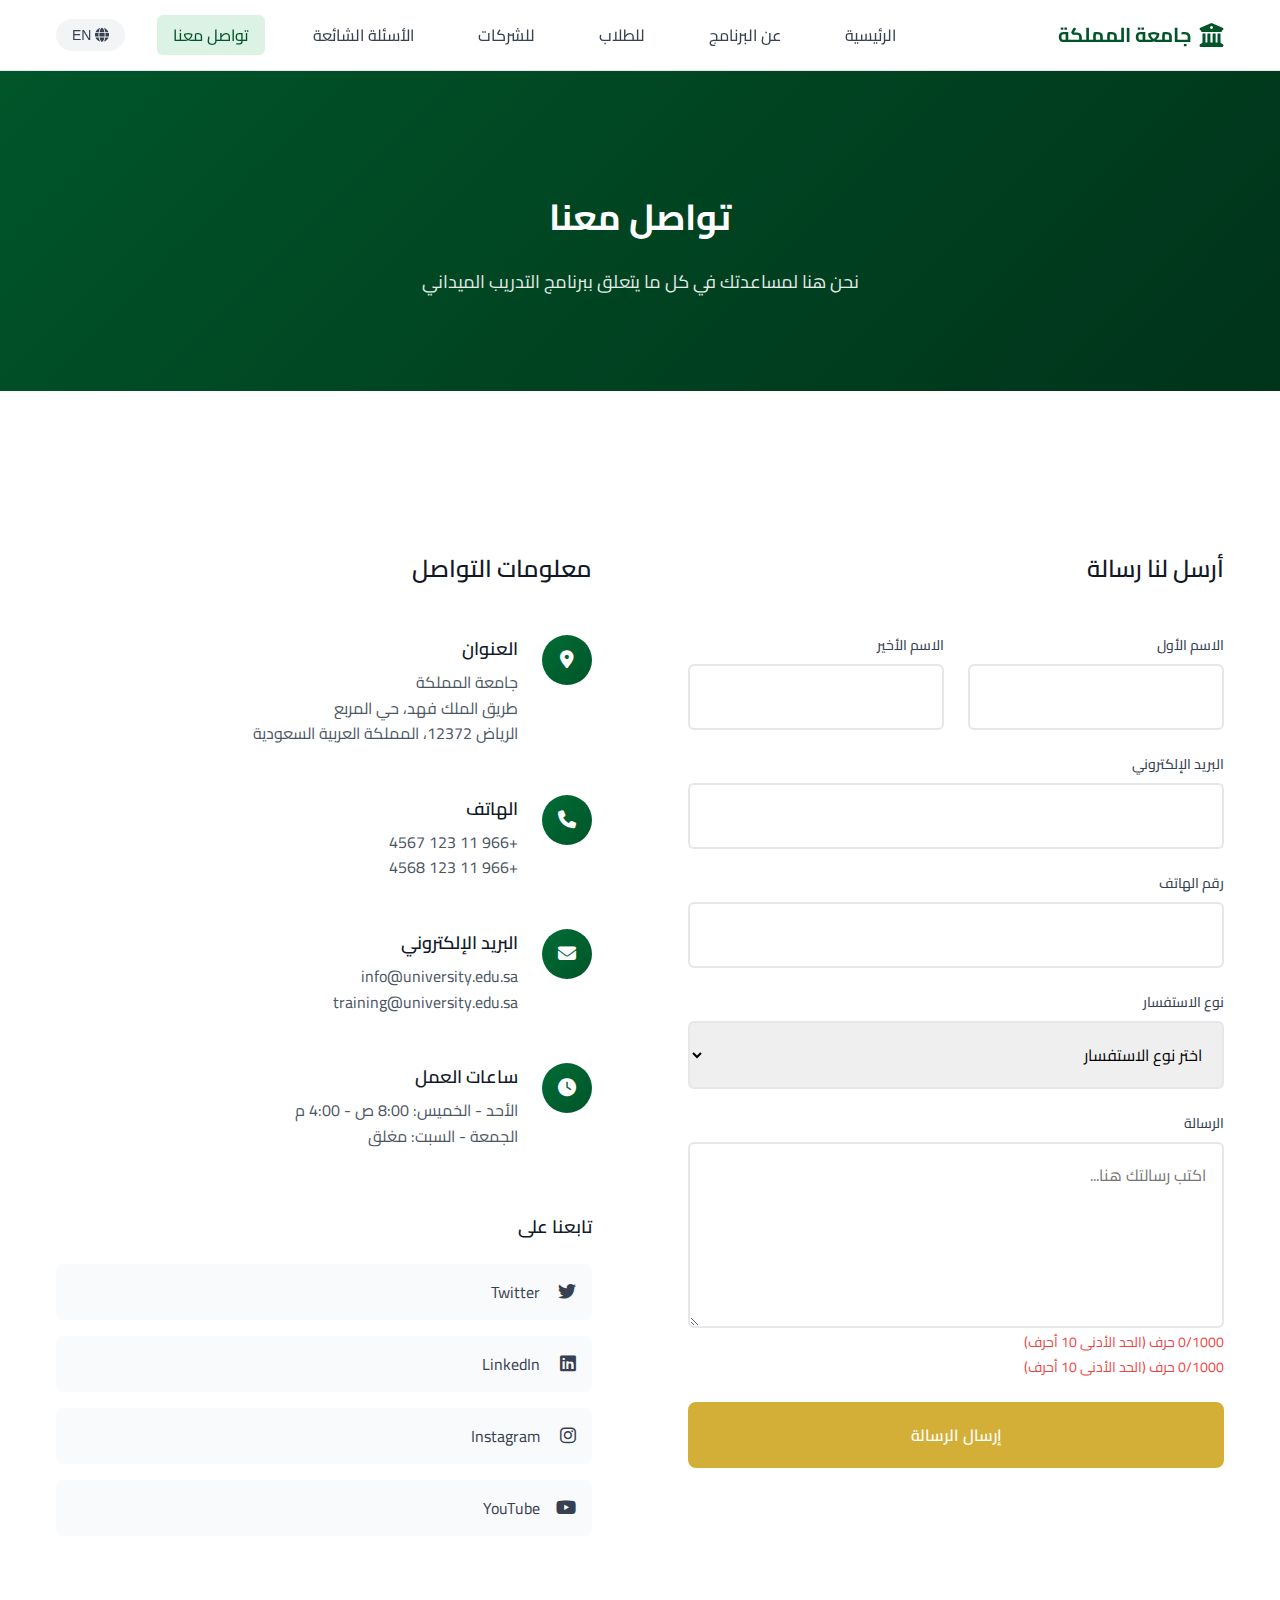
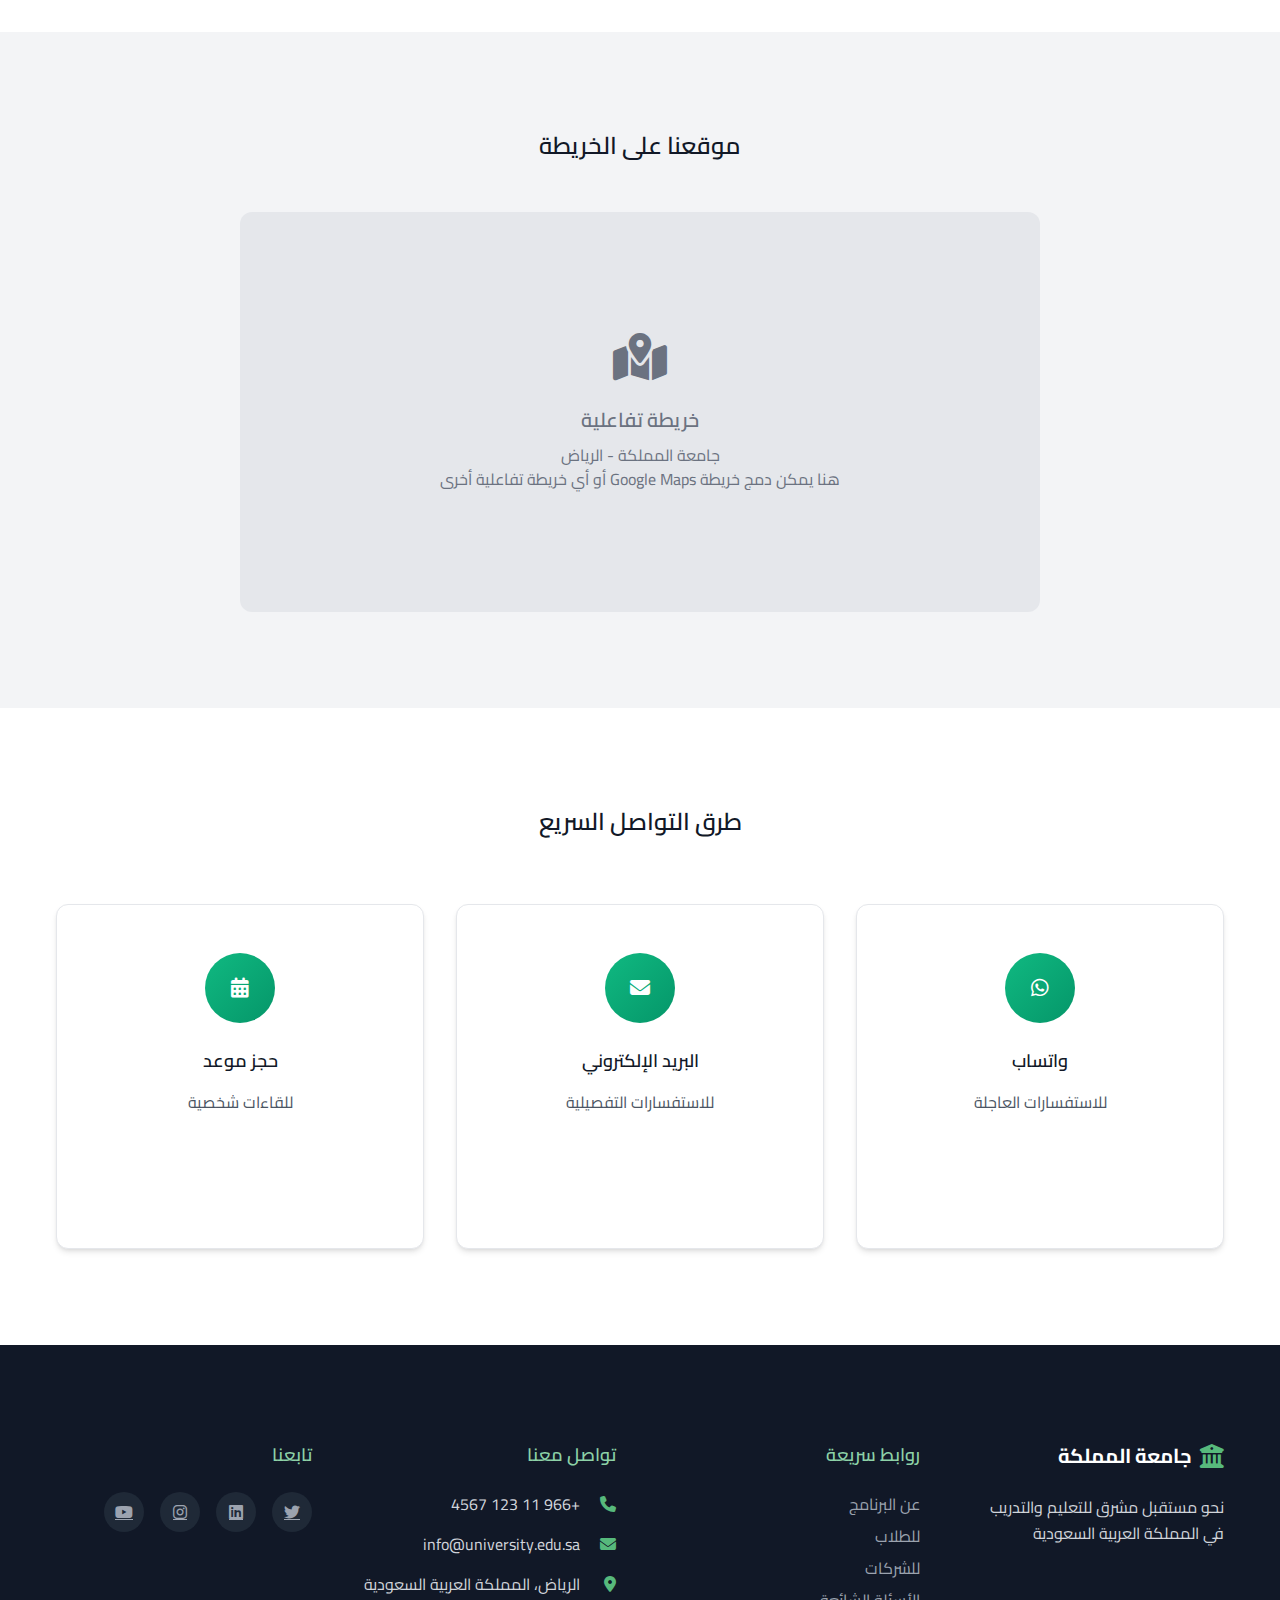
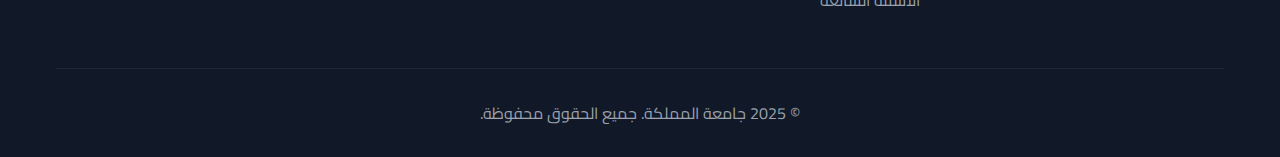
<file: contact.html>
<!DOCTYPE html>
<html lang="ar" dir="rtl">
<head>
    <meta charset="UTF-8">
    <meta name="viewport" content="width=device-width, initial-scale=1.0">
    <title>تواصل معنا - جامعة المملكة</title>
    <link rel="preconnect" href="https://fonts.googleapis.com">
    <link rel="preconnect" href="https://fonts.gstatic.com" crossorigin>
    <link href="https://fonts.googleapis.com/css2?family=Cairo:wght@400;500;600;700&family=Inter:wght@400;500;600;700&display=swap" rel="stylesheet">
    <link rel="stylesheet" href="https://cdnjs.cloudflare.com/ajax/libs/font-awesome/6.4.0/css/all.min.css">
    <link rel="stylesheet" href="css/style.css">
</head>
<body>
    <!-- Navigation -->
    <nav class="navbar" id="navbar">
        <div class="nav-container">
            <div class="nav-logo">
                <i class="fas fa-university"></i>
                <span>جامعة المملكة</span>
            </div>
            
            <div class="nav-menu" id="nav-menu">
                <a href="index.html" class="nav-link">الرئيسية</a>
                <a href="about.html" class="nav-link">عن البرنامج</a>
                <a href="students.html" class="nav-link">للطلاب</a>
                <a href="companies.html" class="nav-link">للشركات</a>
                <a href="faq.html" class="nav-link">الأسئلة الشائعة</a>
                <a href="contact.html" class="nav-link active">تواصل معنا</a>
                
                <button class="lang-switch" id="lang-switch">
                    <i class="fas fa-globe"></i>
                    <span>EN</span>
                </button>
            </div>
            
            <div class="hamburger" id="hamburger">
                <span class="bar"></span>
                <span class="bar"></span>
                <span class="bar"></span>
            </div>
        </div>
    </nav>

    <!-- Page Header -->
    <section class="page-header">
        <div class="container">
            <h1>تواصل معنا</h1>
            <p>نحن هنا لمساعدتك في كل ما يتعلق ببرنامج التدريب الميداني</p>
        </div>
    </section>

    <!-- Contact Section -->
    <section class="contact-section">
        <div class="container">
            <div class="contact-grid">
                <!-- Contact Form -->
                <div class="contact-form-container">
                    <h2>أرسل لنا رسالة</h2>
                    <form class="contact-form" id="contact-form">
                        <div class="form-row">
                            <div class="form-group">
                                <label for="firstName">الاسم الأول</label>
                                <input type="text" id="firstName" name="firstName" required>
                            </div>
                            <div class="form-group">
                                <label for="lastName">الاسم الأخير</label>
                                <input type="text" id="lastName" name="lastName" required>
                            </div>
                        </div>
                        
                        <div class="form-group">
                            <label for="email">البريد الإلكتروني</label>
                            <input type="email" id="email" name="email" required>
                        </div>
                        
                        <div class="form-group">
                            <label for="phone">رقم الهاتف</label>
                            <input type="tel" id="phone" name="phone">
                        </div>
                        
                        <div class="form-group">
                            <label for="subject">نوع الاستفسار</label>
                            <select id="subject" name="subject" required>
                                <option value="">اختر نوع الاستفسار</option>
                                <option value="student">استفسار طالب</option>
                                <option value="company">استفسار شركة</option>
                                <option value="general">استفسار عام</option>
                                <option value="partnership">طلب شراكة</option>
                                <option value="complaint">شكوى</option>
                            </select>
                        </div>
                        
                        <div class="form-group">
                            <label for="message">الرسالة</label>
                            <textarea id="message" name="message" rows="5" required placeholder="اكتب رسالتك هنا..."></textarea>
                        </div>
                        
                        <button type="submit" class="btn btn-primary">إرسال الرسالة</button>
                    </form>
                </div>
                
                <!-- Contact Info -->
                <div class="contact-info-container">
                    <h2>معلومات التواصل</h2>
                    <div class="contact-info-list">
                        <div class="contact-info-item">
                            <div class="contact-icon">
                                <i class="fas fa-map-marker-alt"></i>
                            </div>
                            <div class="contact-details">
                                <h3>العنوان</h3>
                                <p>جامعة المملكة<br>
                                طريق الملك فهد، حي المربع<br>
                                الرياض 12372، المملكة العربية السعودية</p>
                            </div>
                        </div>
                        
                        <div class="contact-info-item">
                            <div class="contact-icon">
                                <i class="fas fa-phone"></i>
                            </div>
                            <div class="contact-details">
                                <h3>الهاتف</h3>
                                <p>+966 11 123 4567<br>
                                +966 11 123 4568</p>
                            </div>
                        </div>
                        
                        <div class="contact-info-item">
                            <div class="contact-icon">
                                <i class="fas fa-envelope"></i>
                            </div>
                            <div class="contact-details">
                                <h3>البريد الإلكتروني</h3>
                                <p>info@university.edu.sa<br>
                                training@university.edu.sa</p>
                            </div>
                        </div>
                        
                        <div class="contact-info-item">
                            <div class="contact-icon">
                                <i class="fas fa-clock"></i>
                            </div>
                            <div class="contact-details">
                                <h3>ساعات العمل</h3>
                                <p>الأحد - الخميس: 8:00 ص - 4:00 م<br>
                                الجمعة - السبت: مغلق</p>
                            </div>
                        </div>
                    </div>
                    
                    <!-- Social Media -->
                    <div class="social-section">
                        <h3>تابعنا على</h3>
                        <div class="social-links-large">
                            <a href="#" class="social-link">
                                <i class="fab fa-twitter"></i>
                                <span>Twitter</span>
                            </a>
                            <a href="#" class="social-link">
                                <i class="fab fa-linkedin"></i>
                                <span>LinkedIn</span>
                            </a>
                            <a href="#" class="social-link">
                                <i class="fab fa-instagram"></i>
                                <span>Instagram</span>
                            </a>
                            <a href="#" class="social-link">
                                <i class="fab fa-youtube"></i>
                                <span>YouTube</span>
                            </a>
                        </div>
                    </div>
                </div>
            </div>
        </div>
    </section>

    <!-- Map Section -->
    <section class="map-section">
        <div class="container">
            <h2>موقعنا على الخريطة</h2>
            <div class="map-container">
                <div class="map-placeholder">
                    <div class="map-content">
                        <i class="fas fa-map-marked-alt"></i>
                        <h3>خريطة تفاعلية</h3>
                        <p>جامعة المملكة - الرياض</p>
                        <p>هنا يمكن دمج خريطة Google Maps أو أي خريطة تفاعلية أخرى</p>
                    </div>
                </div>
            </div>
        </div>
    </section>

    <!-- Quick Contact -->
    <section class="quick-contact">
        <div class="container">
            <h2>طرق التواصل السريع</h2>
            <div class="quick-contact-grid">
                <div class="quick-contact-card">
                    <div class="quick-icon">
                        <i class="fab fa-whatsapp"></i>
                    </div>
                    <h3>واتساب</h3>
                    <p>للاستفسارات العاجلة</p>
                    <a href="https://wa.me/966111234567" class="btn btn-secondary">تواصل عبر واتساب</a>
                </div>
                
                <div class="quick-contact-card">
                    <div class="quick-icon">
                        <i class="fas fa-envelope"></i>
                    </div>
                    <h3>البريد الإلكتروني</h3>
                    <p>للاستفسارات التفصيلية</p>
                    <a href="mailto:info@university.edu.sa" class="btn btn-secondary">إرسال إيميل</a>
                </div>
                
                <div class="quick-contact-card">
                    <div class="quick-icon">
                        <i class="fas fa-calendar-alt"></i>
                    </div>
                    <h3>حجز موعد</h3>
                    <p>للقاءات شخصية</p>
                    <a href="#" class="btn btn-secondary">احجز موعداً</a>
                </div>
            </div>
        </div>
    </section>

    <!-- Footer -->
    <footer class="footer">
        <div class="container">
            <div class="footer-content">
                <div class="footer-section">
                    <div class="footer-logo">
                        <i class="fas fa-university"></i>
                        <span>جامعة المملكة</span>
                    </div>
                    <p>نحو مستقبل مشرق للتعليم والتدريب في المملكة العربية السعودية</p>
                </div>
                
                <div class="footer-section">
                    <h3>روابط سريعة</h3>
                    <ul>
                        <li><a href="about.html">عن البرنامج</a></li>
                        <li><a href="students.html">للطلاب</a></li>
                        <li><a href="companies.html">للشركات</a></li>
                        <li><a href="faq.html">الأسئلة الشائعة</a></li>
                    </ul>
                </div>
                
                <div class="footer-section">
                    <h3>تواصل معنا</h3>
                    <div class="contact-info">
                        <div class="contact-item">
                            <i class="fas fa-phone"></i>
                            <span>+966 11 123 4567</span>
                        </div>
                        <div class="contact-item">
                            <i class="fas fa-envelope"></i>
                            <span>info@university.edu.sa</span>
                        </div>
                        <div class="contact-item">
                            <i class="fas fa-map-marker-alt"></i>
                            <span>الرياض، المملكة العربية السعودية</span>
                        </div>
                    </div>
                </div>
                
                <div class="footer-section">
                    <h3>تابعنا</h3>
                    <div class="social-links">
                        <a href="#"><i class="fab fa-twitter"></i></a>
                        <a href="#"><i class="fab fa-linkedin"></i></a>
                        <a href="#"><i class="fab fa-instagram"></i></a>
                        <a href="#"><i class="fab fa-youtube"></i></a>
                    </div>
                </div>
            </div>
            
            <div class="footer-bottom">
                <p>&copy; 2025 جامعة المملكة. جميع الحقوق محفوظة.</p>
            </div>
        </div>
    </footer>

    <script src="js/main.js"></script>
    <script src="js/contact.js"></script>
</body>
</html>
</file>
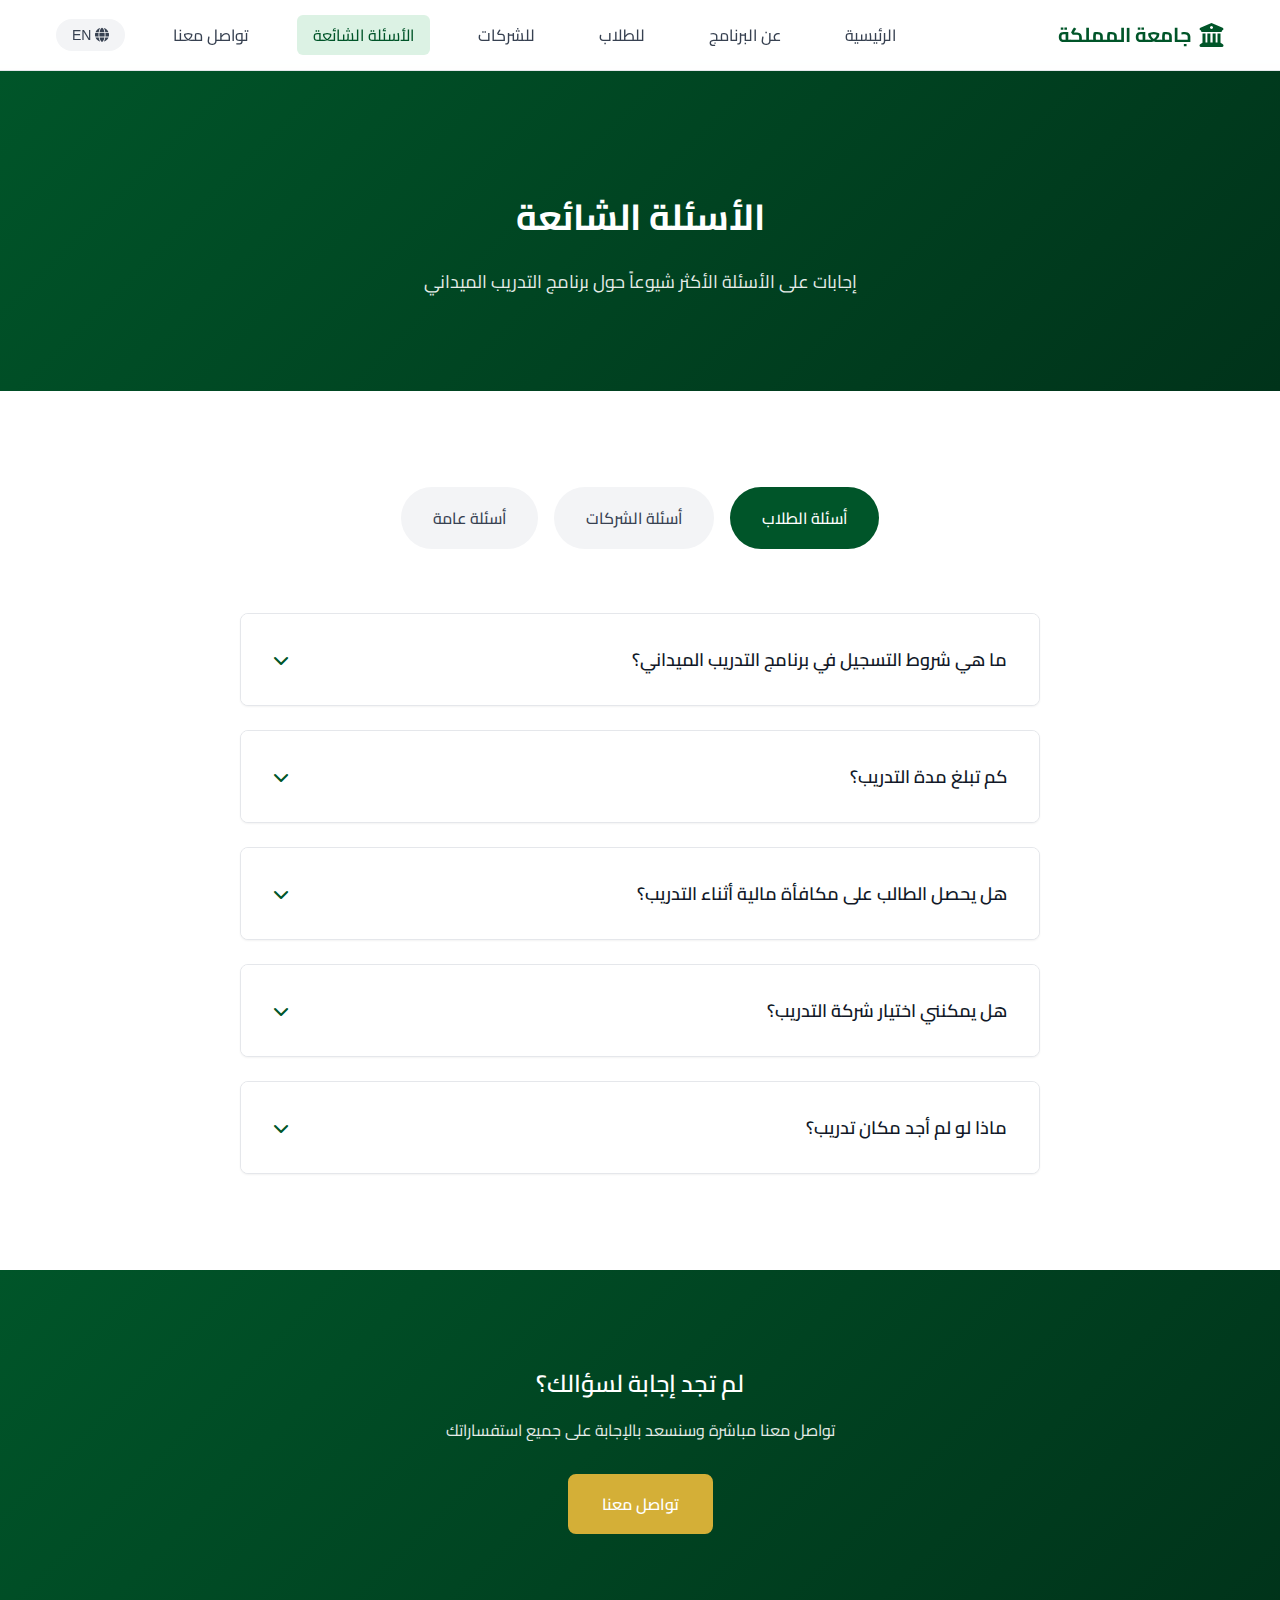
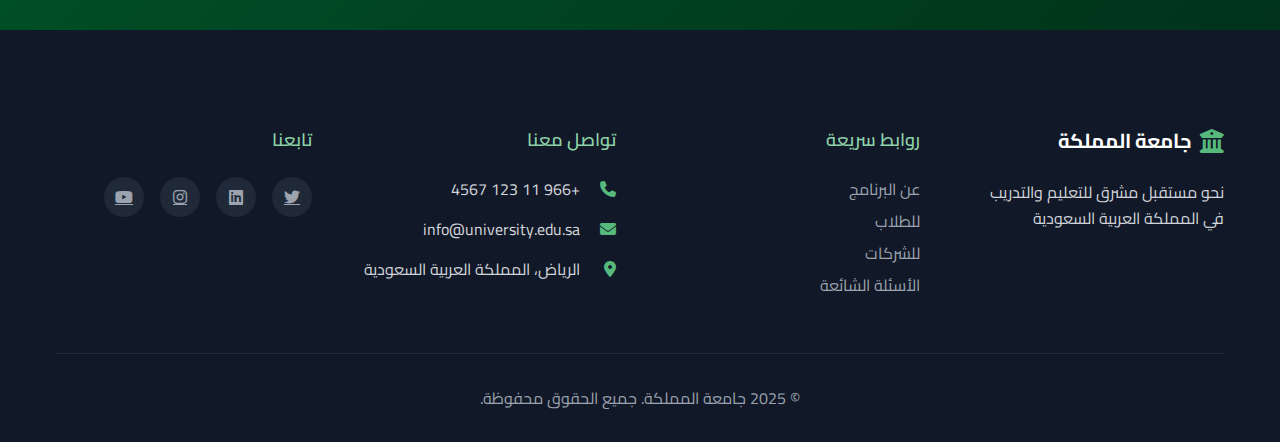
<file: faq.html>
<!DOCTYPE html>
<html lang="ar" dir="rtl">
<head>
    <meta charset="UTF-8">
    <meta name="viewport" content="width=device-width, initial-scale=1.0">
    <title>الأسئلة الشائعة - جامعة المملكة</title>
    <link rel="preconnect" href="https://fonts.googleapis.com">
    <link rel="preconnect" href="https://fonts.gstatic.com" crossorigin>
    <link href="https://fonts.googleapis.com/css2?family=Cairo:wght@400;500;600;700&family=Inter:wght@400;500;600;700&display=swap" rel="stylesheet">
    <link rel="stylesheet" href="https://cdnjs.cloudflare.com/ajax/libs/font-awesome/6.4.0/css/all.min.css">
    <link rel="stylesheet" href="css/style.css">
</head>
<body>
    <!-- Navigation -->
    <nav class="navbar" id="navbar">
        <div class="nav-container">
            <div class="nav-logo">
                <i class="fas fa-university"></i>
                <span>جامعة المملكة</span>
            </div>
            
            <div class="nav-menu" id="nav-menu">
                <a href="index.html" class="nav-link">الرئيسية</a>
                <a href="about.html" class="nav-link">عن البرنامج</a>
                <a href="students.html" class="nav-link">للطلاب</a>
                <a href="companies.html" class="nav-link">للشركات</a>
                <a href="faq.html" class="nav-link active">الأسئلة الشائعة</a>
                <a href="contact.html" class="nav-link">تواصل معنا</a>
                
                <button class="lang-switch" id="lang-switch">
                    <i class="fas fa-globe"></i>
                    <span>EN</span>
                </button>
            </div>
            
            <div class="hamburger" id="hamburger">
                <span class="bar"></span>
                <span class="bar"></span>
                <span class="bar"></span>
            </div>
        </div>
    </nav>

    <!-- Page Header -->
    <section class="page-header">
        <div class="container">
            <h1>الأسئلة الشائعة</h1>
            <p>إجابات على الأسئلة الأكثر شيوعاً حول برنامج التدريب الميداني</p>
        </div>
    </section>

    <!-- FAQ Section -->
    <section class="faq-section">
        <div class="container">
            <div class="faq-categories">
                <button class="faq-category active" data-category="students">أسئلة الطلاب</button>
                <button class="faq-category" data-category="companies">أسئلة الشركات</button>
                <button class="faq-category" data-category="general">أسئلة عامة</button>
            </div>
            
            <!-- Students FAQ -->
            <div class="faq-content" id="students-faq">
                <div class="faq-accordion">
                    <div class="faq-item">
                        <div class="faq-question">
                            <h3>ما هي شروط التسجيل في برنامج التدريب الميداني؟</h3>
                            <i class="fas fa-chevron-down"></i>
                        </div>
                        <div class="faq-answer">
                            <p>يشترط للتسجيل في البرنامج:</p>
                            <ul>
                                <li>أن يكون الطالب في السنة الثالثة أو الرابعة</li>
                                <li>الحد الأدنى للمعدل التراكمي 2.5 من 4.0</li>
                                <li>إتمام المتطلبات الأساسية للتخصص</li>
                                <li>عدم وجود مواد راسب فيها</li>
                            </ul>
                        </div>
                    </div>
                    
                    <div class="faq-item">
                        <div class="faq-question">
                            <h3>كم تبلغ مدة التدريب؟</h3>
                            <i class="fas fa-chevron-down"></i>
                        </div>
                        <div class="faq-answer">
                            <p>مدة التدريب الميداني 8 أسابيع (شهرين) بواقع 40 ساعة أسبوعياً كحد أدنى. يمكن تمديد فترة التدريب حسب اتفاق الطالب مع الشركة والجامعة.</p>
                        </div>
                    </div>
                    
                    <div class="faq-item">
                        <div class="faq-question">
                            <h3>هل يحصل الطالب على مكافأة مالية أثناء التدريب؟</h3>
                            <i class="fas fa-chevron-down"></i>
                        </div>
                        <div class="faq-answer">
                            <p>المكافأة المالية غير إلزامية وتختلف من شركة لأخرى. بعض الشركات تقدم مكافآت تشجيعية أو بدل مواصلات، بينما يركز البعض الآخر على التدريب والخبرة العملية.</p>
                        </div>
                    </div>
                    
                    <div class="faq-item">
                        <div class="faq-question">
                            <h3>هل يمكنني اختيار شركة التدريب؟</h3>
                            <i class="fas fa-chevron-down"></i>
                        </div>
                        <div class="faq-answer">
                            <p>نعم، يمكن للطالب اختيار الشركة من قائمة الشركات الشريكة المعتمدة. كما يمكن اقتراح شركات جديدة بشرط موافقة إدارة البرنامج عليها.</p>
                        </div>
                    </div>
                    
                    <div class="faq-item">
                        <div class="faq-question">
                            <h3>ماذا لو لم أجد مكان تدريب؟</h3>
                            <i class="fas fa-chevron-down"></i>
                        </div>
                        <div class="faq-answer">
                            <p>إدارة البرنامج تساعد الطلاب في إيجاد أماكن التدريب المناسبة. نوفر قوائم بالشركات المتاحة ونساعد في ترتيب المقابلات والتوفيق بين الطلاب والشركات.</p>
                        </div>
                    </div>
                </div>
            </div>
            
            <!-- Companies FAQ -->
            <div class="faq-content" id="companies-faq" style="display: none;">
                <div class="faq-accordion">
                    <div class="faq-item">
                        <div class="faq-question">
                            <h3>ما هي متطلبات انضمام الشركة للبرنامج؟</h3>
                            <i class="fas fa-chevron-down"></i>
                        </div>
                        <div class="faq-answer">
                            <p>للانضمام كشركة شريكة يجب:</p>
                            <ul>
                                <li>أن تكون الشركة مرخصة ومسجلة رسمياً</li>
                                <li>توفير بيئة عمل آمنة ومناسبة للتدريب</li>
                                <li>تعيين مشرف متخصص لمتابعة المتدربين</li>
                                <li>الالتزام بقوانين العمل السعودية</li>
                            </ul>
                        </div>
                    </div>
                    
                    <div class="faq-item">
                        <div class="faq-question">
                            <h3>ما هي التزامات الشركة تجاه المتدربين؟</h3>
                            <i class="fas fa-chevron-down"></i>
                        </div>
                        <div class="faq-answer">
                            <p>تلتزم الشركة بتوفير بيئة تدريب مناسبة، تعيين مشرف متخصص، تحديد مهام وأهداف واضحة، وتقييم أداء المتدرب بشكل دوري.</p>
                        </div>
                    </div>
                    
                    <div class="faq-item">
                        <div class="faq-question">
                            <h3>هل هناك تكلفة على الشركة للمشاركة؟</h3>
                            <i class="fas fa-chevron-down"></i>
                        </div>
                        <div class="faq-answer">
                            <p>لا، المشاركة في البرنامج مجانية بالكامل للشركات. نحن نسعى لبناء شراكات استراتيجية تفيد جميع الأطراف.</p>
                        </div>
                    </div>
                    
                    <div class="faq-item">
                        <div class="faq-question">
                            <h3>كم عدد المتدربين الذين يمكن استقبالهم؟</h3>
                            <i class="fas fa-chevron-down"></i>
                        </div>
                        <div class="faq-answer">
                            <p>يعتمد العدد على طبيعة الشركة وإمكانياتها. يمكن للشركات الصغيرة استقبال متدرب واحد أو اثنين، بينما يمكن للشركات الكبيرة استقبال أعداد أكبر.</p>
                        </div>
                    </div>
                </div>
            </div>
            
            <!-- General FAQ -->
            <div class="faq-content" id="general-faq" style="display: none;">
                <div class="faq-accordion">
                    <div class="faq-item">
                        <div class="faq-question">
                            <h3>متى تبدأ فترات التسجيل؟</h3>
                            <i class="fas fa-chevron-down"></i>
                        </div>
                        <div class="faq-answer">
                            <p>يفتح التسجيل ثلاث مرات في السنة: في بداية الفصل الدراسي الأول (سبتمبر)، والثاني (فبراير)، والصيفي (يونيو). يُعلن عن مواعيد التسجيل قبل شهر من بدايتها.</p>
                        </div>
                    </div>
                    
                    <div class="faq-item">
                        <div class="faq-question">
                            <h3>هل يمكن إعادة التدريب في حالة عدم النجاح؟</h3>
                            <i class="fas fa-chevron-down"></i>
                        </div>
                        <div class="faq-answer">
                            <p>نعم، في حالة عدم اجتياز التدريب يمكن للطالب إعادة التدريب في الفصل التالي بعد معالجة أسباب عدم النجاح مع المرشد الأكاديمي.</p>
                        </div>
                    </div>
                    
                    <div class="faq-item">
                        <div class="faq-question">
                            <h3>كيف يتم تقييم الطالب المتدرب؟</h3>
                            <i class="fas fa-chevron-down"></i>
                        </div>
                        <div class="faq-answer">
                            <p>التقييم يتم من خلال:</p>
                            <ul>
                                <li>تقييم المشرف في الشركة (60%)</li>
                                <li>تقييم المشرف الأكاديمي (25%)</li>
                                <li>تقرير الطالب النهائي (15%)</li>
                            </ul>
                        </div>
                    </div>
                    
                    <div class="faq-item">
                        <div class="faq-question">
                            <h3>هل يمكن التدريب خارج المملكة؟</h3>
                            <i class="fas fa-chevron-down"></i>
                        </div>
                        <div class="faq-answer">
                            <p>يمكن التدريب خارج المملكة في حالات خاصة وبموافقة خاصة من إدارة الجامعة، وذلك للطلاب المتميزين ولبرامج تدريب استثنائية.</p>
                        </div>
                    </div>
                </div>
            </div>
        </div>
    </section>

    <!-- Contact CTA -->
    <section class="contact-cta">
        <div class="container">
            <div class="cta-content">
                <h2>لم تجد إجابة لسؤالك؟</h2>
                <p>تواصل معنا مباشرة وسنسعد بالإجابة على جميع استفساراتك</p>
                <a href="contact.html" class="btn btn-primary">تواصل معنا</a>
            </div>
        </div>
    </section>

    <!-- Footer -->
    <footer class="footer">
        <div class="container">
            <div class="footer-content">
                <div class="footer-section">
                    <div class="footer-logo">
                        <i class="fas fa-university"></i>
                        <span>جامعة المملكة</span>
                    </div>
                    <p>نحو مستقبل مشرق للتعليم والتدريب في المملكة العربية السعودية</p>
                </div>
                
                <div class="footer-section">
                    <h3>روابط سريعة</h3>
                    <ul>
                        <li><a href="about.html">عن البرنامج</a></li>
                        <li><a href="students.html">للطلاب</a></li>
                        <li><a href="companies.html">للشركات</a></li>
                        <li><a href="faq.html">الأسئلة الشائعة</a></li>
                    </ul>
                </div>
                
                <div class="footer-section">
                    <h3>تواصل معنا</h3>
                    <div class="contact-info">
                        <div class="contact-item">
                            <i class="fas fa-phone"></i>
                            <span>+966 11 123 4567</span>
                        </div>
                        <div class="contact-item">
                            <i class="fas fa-envelope"></i>
                            <span>info@university.edu.sa</span>
                        </div>
                        <div class="contact-item">
                            <i class="fas fa-map-marker-alt"></i>
                            <span>الرياض، المملكة العربية السعودية</span>
                        </div>
                    </div>
                </div>
                
                <div class="footer-section">
                    <h3>تابعنا</h3>
                    <div class="social-links">
                        <a href="#"><i class="fab fa-twitter"></i></a>
                        <a href="#"><i class="fab fa-linkedin"></i></a>
                        <a href="#"><i class="fab fa-instagram"></i></a>
                        <a href="#"><i class="fab fa-youtube"></i></a>
                    </div>
                </div>
            </div>
            
            <div class="footer-bottom">
                <p>&copy; 2025 جامعة المملكة. جميع الحقوق محفوظة.</p>
            </div>
        </div>
    </footer>

    <script src="js/main.js"></script>
    <script src="js/faq.js"></script>
</body>
</html>
</file>
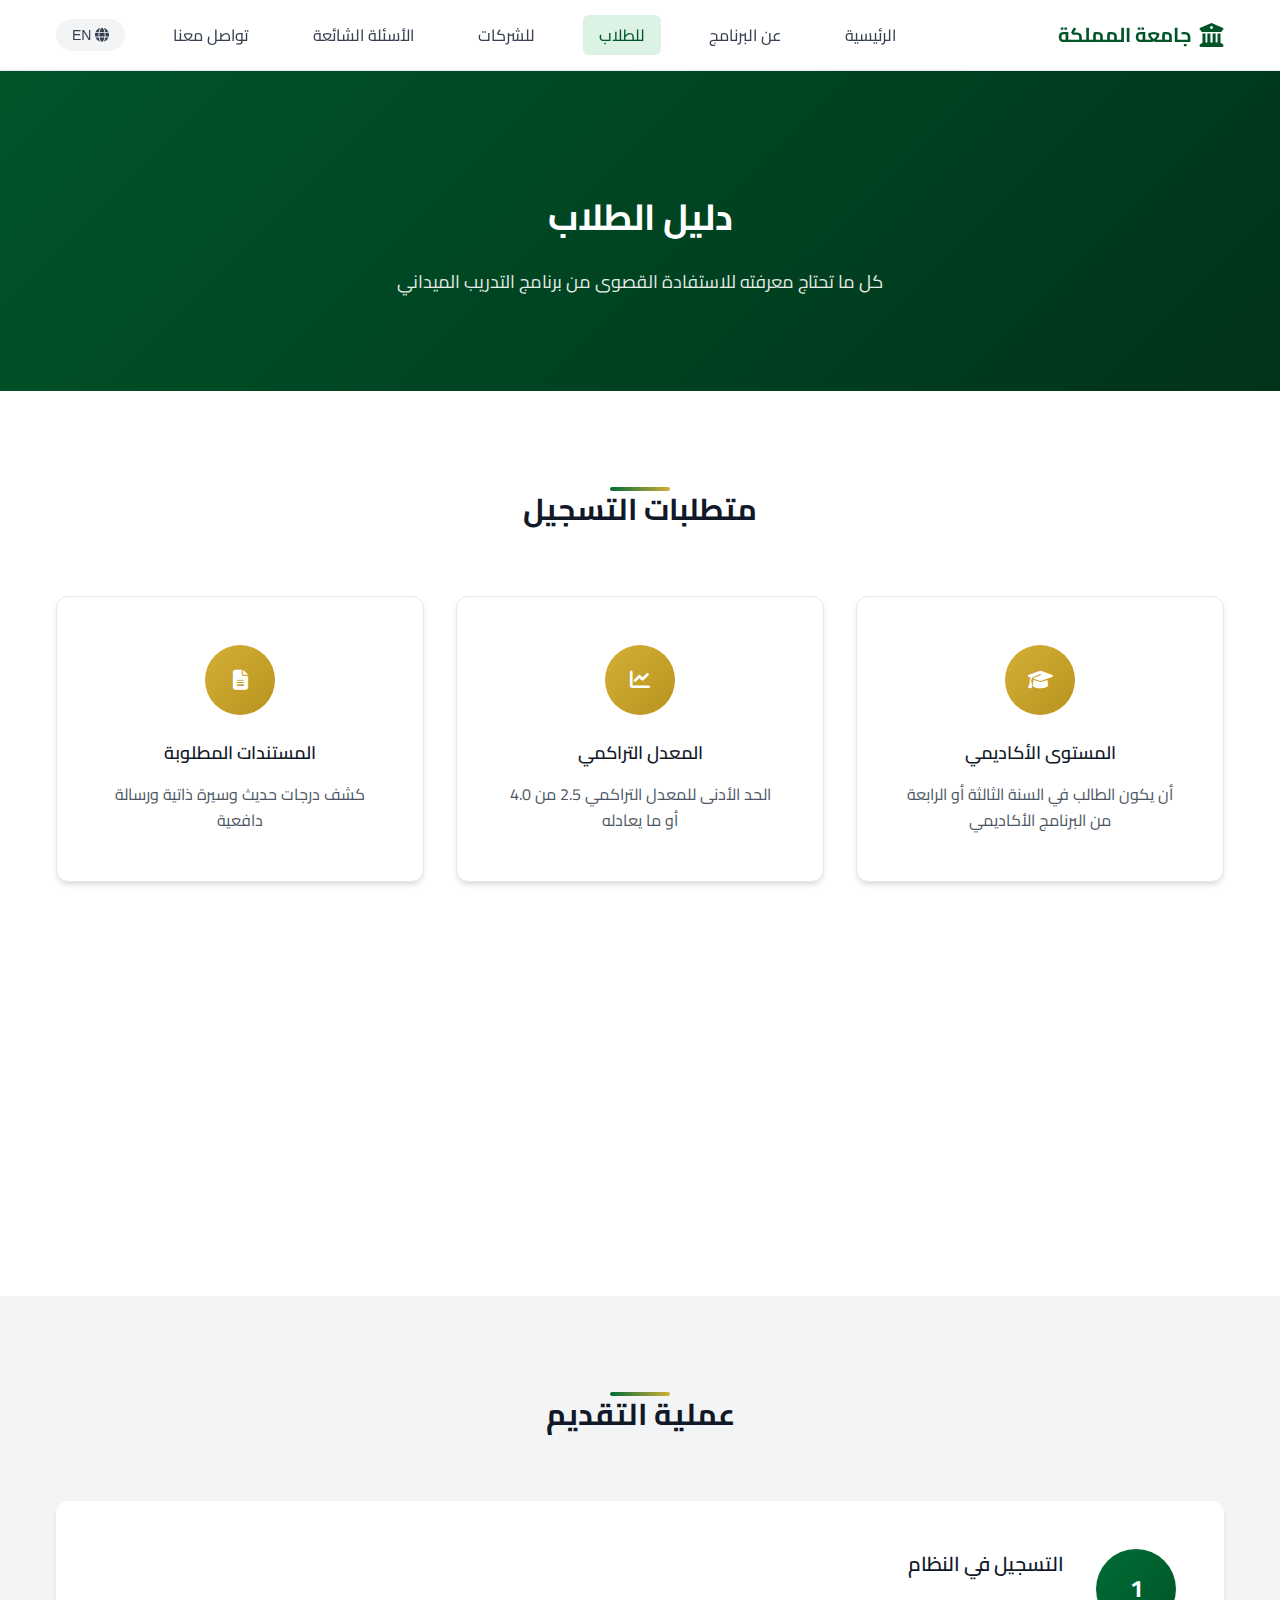
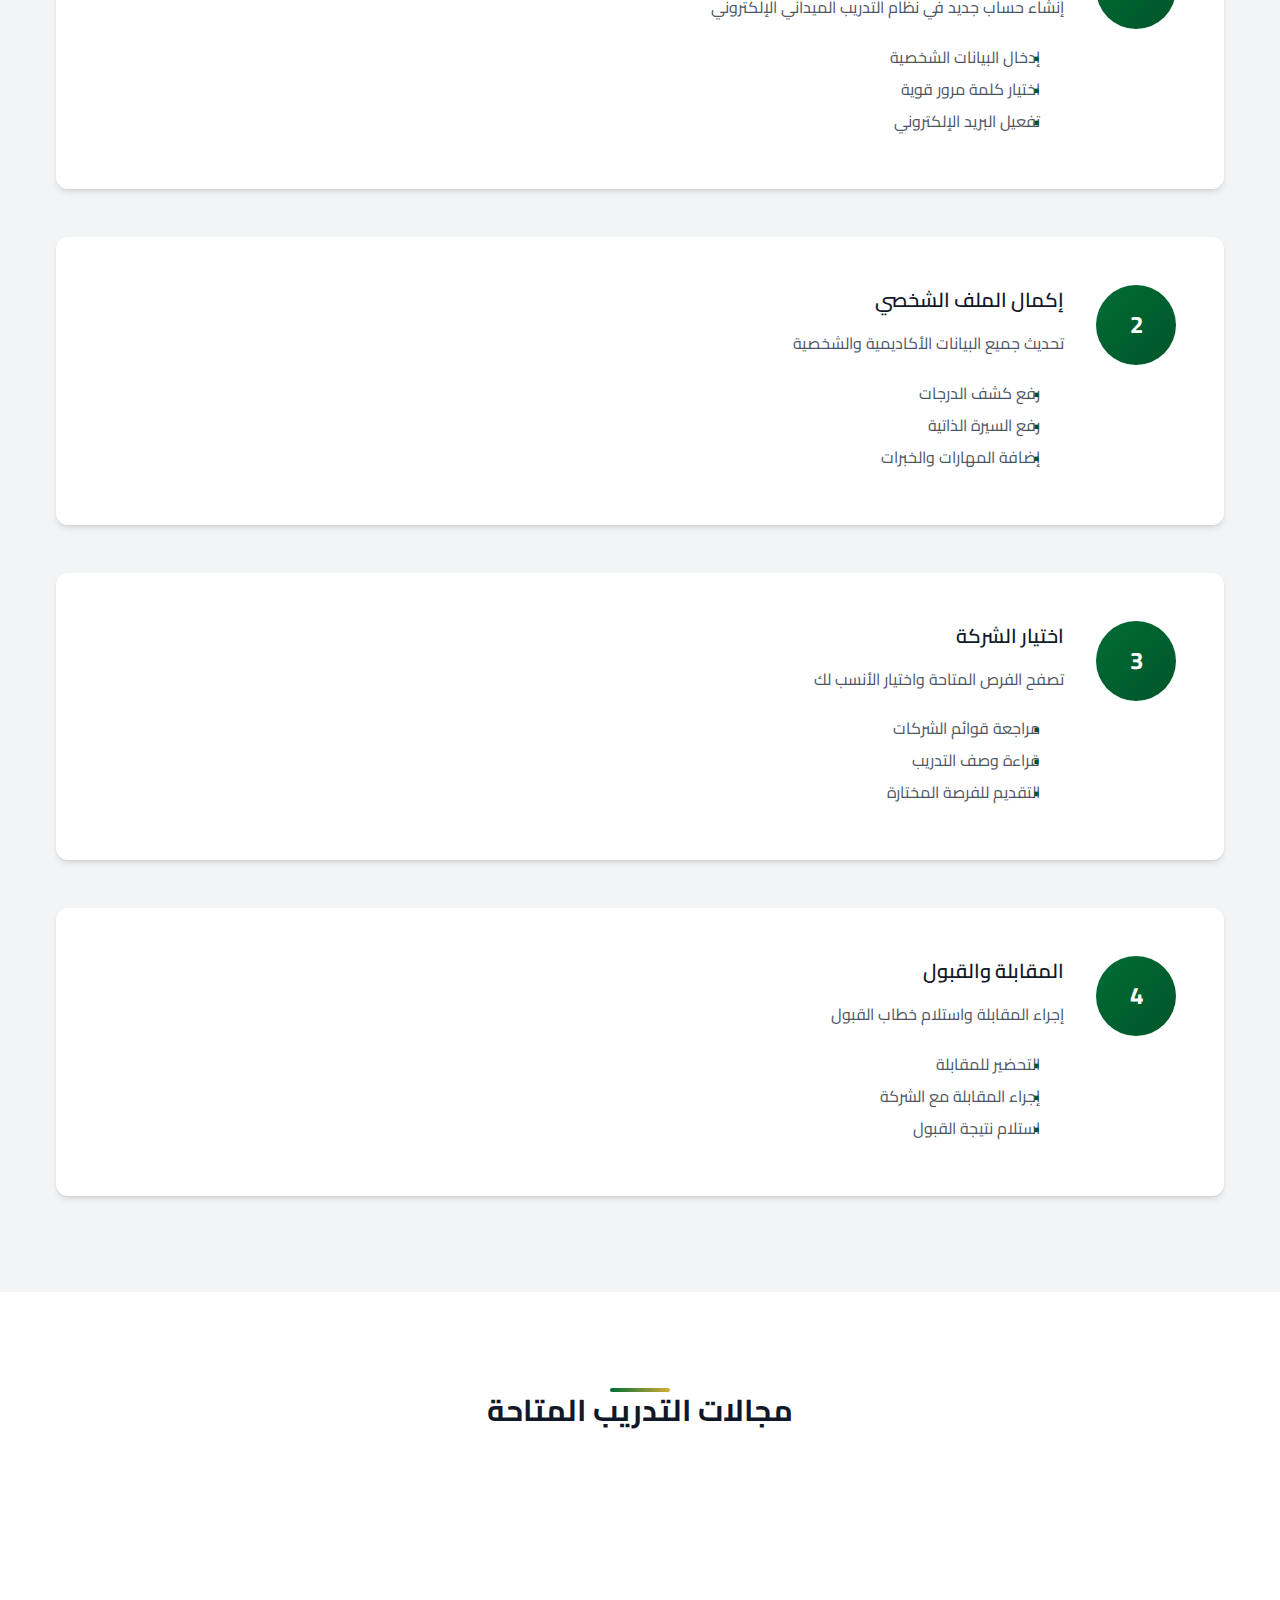
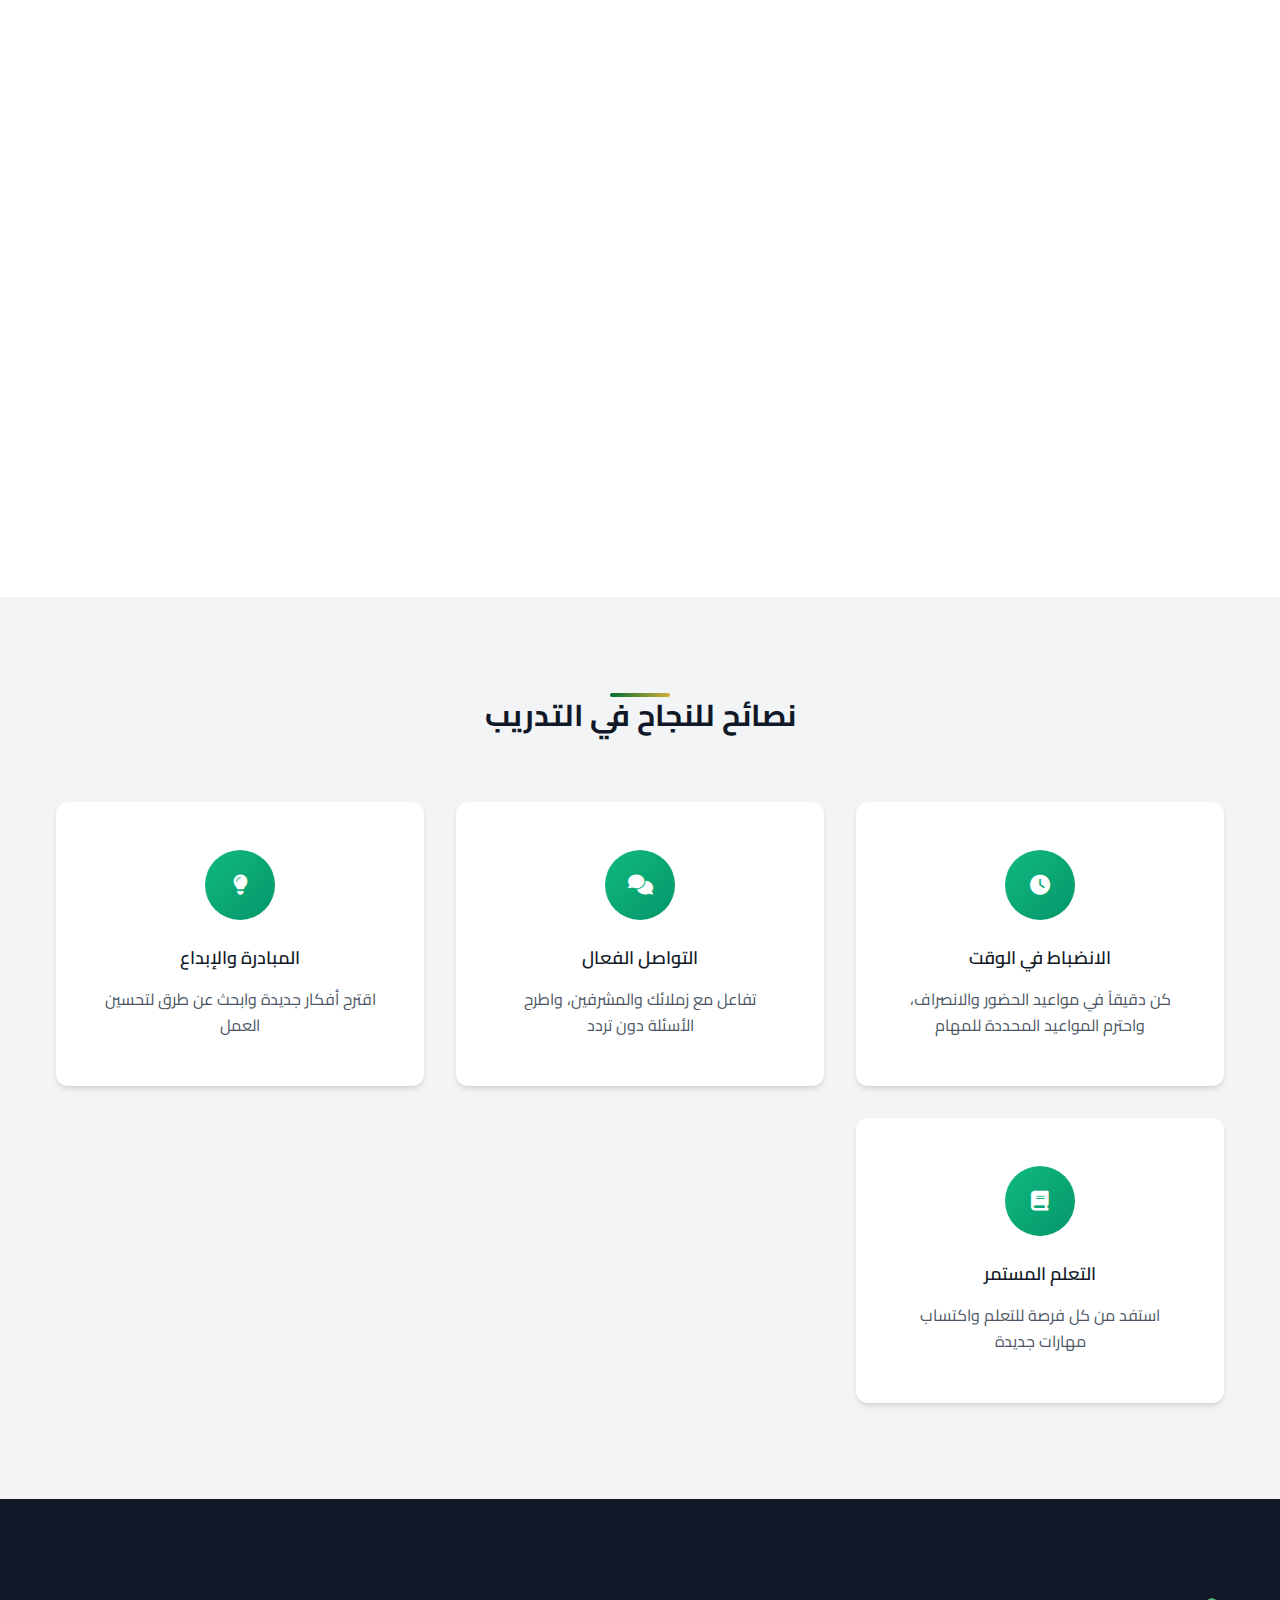
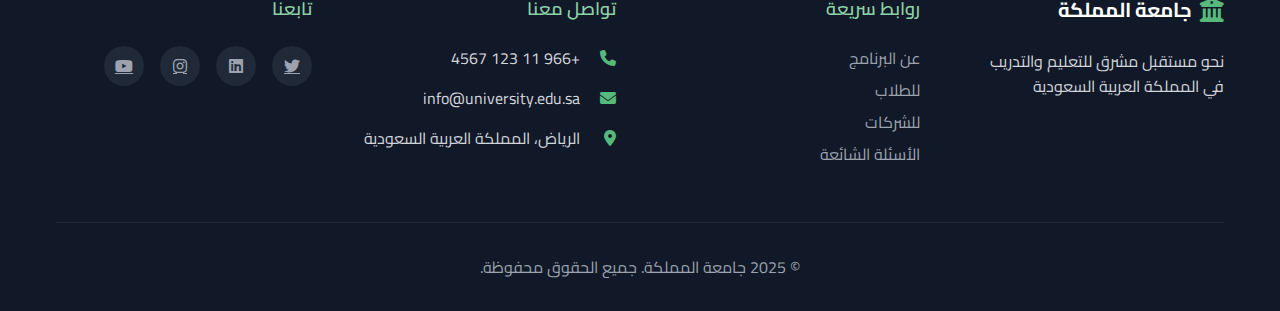
<file: students.html>
<!DOCTYPE html>
<html lang="ar" dir="rtl">
<head>
    <meta charset="UTF-8">
    <meta name="viewport" content="width=device-width, initial-scale=1.0">
    <title>للطلاب - جامعة المملكة</title>
    <link rel="preconnect" href="https://fonts.googleapis.com">
    <link rel="preconnect" href="https://fonts.gstatic.com" crossorigin>
    <link href="https://fonts.googleapis.com/css2?family=Cairo:wght@400;500;600;700&family=Inter:wght@400;500;600;700&display=swap" rel="stylesheet">
    <link rel="stylesheet" href="https://cdnjs.cloudflare.com/ajax/libs/font-awesome/6.4.0/css/all.min.css">
    <link rel="stylesheet" href="css/style.css">
</head>
<body>
    <!-- Navigation -->
    <nav class="navbar" id="navbar">
        <div class="nav-container">
            <div class="nav-logo">
                <i class="fas fa-university"></i>
                <span>جامعة المملكة</span>
            </div>
            
            <div class="nav-menu" id="nav-menu">
                <a href="index.html" class="nav-link">الرئيسية</a>
                <a href="about.html" class="nav-link">عن البرنامج</a>
                <a href="students.html" class="nav-link active">للطلاب</a>
                <a href="companies.html" class="nav-link">للشركات</a>
                <a href="faq.html" class="nav-link">الأسئلة الشائعة</a>
                <a href="contact.html" class="nav-link">تواصل معنا</a>
                
                <button class="lang-switch" id="lang-switch">
                    <i class="fas fa-globe"></i>
                    <span>EN</span>
                </button>
            </div>
            
            <div class="hamburger" id="hamburger">
                <span class="bar"></span>
                <span class="bar"></span>
                <span class="bar"></span>
            </div>
        </div>
    </nav>

    <!-- Page Header -->
    <section class="page-header">
        <div class="container">
            <h1>دليل الطلاب</h1>
            <p>كل ما تحتاج معرفته للاستفادة القصوى من برنامج التدريب الميداني</p>
        </div>
    </section>

    <!-- Requirements Section -->
    <section class="requirements">
        <div class="container">
            <h2 class="section-title">متطلبات التسجيل</h2>
            <div class="requirements-grid">
                <div class="requirement-card">
                    <div class="requirement-icon">
                        <i class="fas fa-graduation-cap"></i>
                    </div>
                    <h3>المستوى الأكاديمي</h3>
                    <p>أن يكون الطالب في السنة الثالثة أو الرابعة من البرنامج الأكاديمي</p>
                </div>
                
                <div class="requirement-card">
                    <div class="requirement-icon">
                        <i class="fas fa-chart-line"></i>
                    </div>
                    <h3>المعدل التراكمي</h3>
                    <p>الحد الأدنى للمعدل التراكمي 2.5 من 4.0 أو ما يعادله</p>
                </div>
                
                <div class="requirement-card">
                    <div class="requirement-icon">
                        <i class="fas fa-file-alt"></i>
                    </div>
                    <h3>المستندات المطلوبة</h3>
                    <p>كشف درجات حديث وسيرة ذاتية ورسالة دافعية</p>
                </div>
                
                <div class="requirement-card">
                    <div class="requirement-icon">
                        <i class="fas fa-language"></i>
                    </div>
                    <h3>المهارات اللغوية</h3>
                    <p>إجادة اللغة الإنجليزية قراءة وكتابة ومحادثة</p>
                </div>
            </div>
        </div>
    </section>

    <!-- Application Process -->
    <section class="application-process">
        <div class="container">
            <h2 class="section-title">عملية التقديم</h2>
            <div class="process-steps">
                <div class="process-step">
                    <div class="step-icon">
                        <span>1</span>
                    </div>
                    <div class="step-content">
                        <h3>التسجيل في النظام</h3>
                        <p>إنشاء حساب جديد في نظام التدريب الميداني الإلكتروني</p>
                        <ul>
                            <li>إدخال البيانات الشخصية</li>
                            <li>اختيار كلمة مرور قوية</li>
                            <li>تفعيل البريد الإلكتروني</li>
                        </ul>
                    </div>
                </div>
                
                <div class="process-step">
                    <div class="step-icon">
                        <span>2</span>
                    </div>
                    <div class="step-content">
                        <h3>إكمال الملف الشخصي</h3>
                        <p>تحديث جميع البيانات الأكاديمية والشخصية</p>
                        <ul>
                            <li>رفع كشف الدرجات</li>
                            <li>رفع السيرة الذاتية</li>
                            <li>إضافة المهارات والخبرات</li>
                        </ul>
                    </div>
                </div>
                
                <div class="process-step">
                    <div class="step-icon">
                        <span>3</span>
                    </div>
                    <div class="step-content">
                        <h3>اختيار الشركة</h3>
                        <p>تصفح الفرص المتاحة واختيار الأنسب لك</p>
                        <ul>
                            <li>مراجعة قوائم الشركات</li>
                            <li>قراءة وصف التدريب</li>
                            <li>التقديم للفرصة المختارة</li>
                        </ul>
                    </div>
                </div>
                
                <div class="process-step">
                    <div class="step-icon">
                        <span>4</span>
                    </div>
                    <div class="step-content">
                        <h3>المقابلة والقبول</h3>
                        <p>إجراء المقابلة واستلام خطاب القبول</p>
                        <ul>
                            <li>التحضير للمقابلة</li>
                            <li>إجراء المقابلة مع الشركة</li>
                            <li>استلام نتيجة القبول</li>
                        </ul>
                    </div>
                </div>
            </div>
        </div>
    </section>

    <!-- Training Fields -->
    <section class="training-fields">
        <div class="container">
            <h2 class="section-title">مجالات التدريب المتاحة</h2>
            <div class="fields-grid">
                <div class="field-card">
                    <div class="field-icon">
                        <i class="fas fa-code"></i>
                    </div>
                    <h3>تقنية المعلومات</h3>
                    <p>برمجة التطبيقات، تطوير المواقع، أمن المعلومات، قواعد البيانات</p>
                </div>
                
                <div class="field-card">
                    <div class="field-icon">
                        <i class="fas fa-cogs"></i>
                    </div>
                    <h3>الهندسة</h3>
                    <p>الهندسة المدنية، الميكانيكية، الكهربائية، الصناعية</p>
                </div>
                
                <div class="field-card">
                    <div class="field-icon">
                        <i class="fas fa-chart-pie"></i>
                    </div>
                    <h3>إدارة الأعمال</h3>
                    <p>التسويق، المبيعات، الموارد البشرية، المالية والمحاسبة</p>
                </div>
                
                <div class="field-card">
                    <div class="field-icon">
                        <i class="fas fa-heartbeat"></i>
                    </div>
                    <h3>الصحة والطب</h3>
                    <p>المختبرات الطبية، الصيدلة، التمريض، الإدارة الصحية</p>
                </div>
                
                <div class="field-card">
                    <div class="field-icon">
                        <i class="fas fa-paint-brush"></i>
                    </div>
                    <h3>الفنون والتصميم</h3>
                    <p>التصميم الجرافيكي، الوسائط المتعددة، الهندسة المعمارية</p>
                </div>
                
                <div class="field-card">
                    <div class="field-icon">
                        <i class="fas fa-microscope"></i>
                    </div>
                    <h3>العلوم</h3>
                    <p>الكيمياء، الفيزياء، الأحياء، علوم البيئة</p>
                </div>
            </div>
        </div>
    </section>

    <!-- Tips Section -->
    <section class="tips-section">
        <div class="container">
            <h2 class="section-title">نصائح للنجاح في التدريب</h2>
            <div class="tips-grid">
                <div class="tip-card">
                    <div class="tip-icon">
                        <i class="fas fa-clock"></i>
                    </div>
                    <h3>الانضباط في الوقت</h3>
                    <p>كن دقيقاً في مواعيد الحضور والانصراف، واحترم المواعيد المحددة للمهام</p>
                </div>
                
                <div class="tip-card">
                    <div class="tip-icon">
                        <i class="fas fa-comments"></i>
                    </div>
                    <h3>التواصل الفعال</h3>
                    <p>تفاعل مع زملائك والمشرفين، واطرح الأسئلة دون تردد</p>
                </div>
                
                <div class="tip-card">
                    <div class="tip-icon">
                        <i class="fas fa-lightbulb"></i>
                    </div>
                    <h3>المبادرة والإبداع</h3>
                    <p>اقترح أفكار جديدة وابحث عن طرق لتحسين العمل</p>
                </div>
                
                <div class="tip-card">
                    <div class="tip-icon">
                        <i class="fas fa-book"></i>
                    </div>
                    <h3>التعلم المستمر</h3>
                    <p>استفد من كل فرصة للتعلم واكتساب مهارات جديدة</p>
                </div>
            </div>
        </div>
    </section>

    <!-- Footer -->
    <footer class="footer">
        <div class="container">
            <div class="footer-content">
                <div class="footer-section">
                    <div class="footer-logo">
                        <i class="fas fa-university"></i>
                        <span>جامعة المملكة</span>
                    </div>
                    <p>نحو مستقبل مشرق للتعليم والتدريب في المملكة العربية السعودية</p>
                </div>
                
                <div class="footer-section">
                    <h3>روابط سريعة</h3>
                    <ul>
                        <li><a href="about.html">عن البرنامج</a></li>
                        <li><a href="students.html">للطلاب</a></li>
                        <li><a href="companies.html">للشركات</a></li>
                        <li><a href="faq.html">الأسئلة الشائعة</a></li>
                    </ul>
                </div>
                
                <div class="footer-section">
                    <h3>تواصل معنا</h3>
                    <div class="contact-info">
                        <div class="contact-item">
                            <i class="fas fa-phone"></i>
                            <span>+966 11 123 4567</span>
                        </div>
                        <div class="contact-item">
                            <i class="fas fa-envelope"></i>
                            <span>info@university.edu.sa</span>
                        </div>
                        <div class="contact-item">
                            <i class="fas fa-map-marker-alt"></i>
                            <span>الرياض، المملكة العربية السعودية</span>
                        </div>
                    </div>
                </div>
                
                <div class="footer-section">
                    <h3>تابعنا</h3>
                    <div class="social-links">
                        <a href="#"><i class="fab fa-twitter"></i></a>
                        <a href="#"><i class="fab fa-linkedin"></i></a>
                        <a href="#"><i class="fab fa-instagram"></i></a>
                        <a href="#"><i class="fab fa-youtube"></i></a>
                    </div>
                </div>
            </div>
            
            <div class="footer-bottom">
                <p>&copy; 2025 جامعة المملكة. جميع الحقوق محفوظة.</p>
            </div>
        </div>
    </footer>

    <script src="js/main.js"></script>
</body>
</html>
</file>
<file: css/style.css>
/* Reset and Base Styles */
* {
    margin: 0;
    padding: 0;
    box-sizing: border-box;
}

/* Root Variables */
:root {
    /* Saudi Green Color Palette */
    --primary-50: #f0f9f4;
    --primary-100: #dcf2e4;
    --primary-200: #bce5cc;
    --primary-300: #8dd2a8;
    --primary-400: #57b97c;
    --primary-500: #006C35;
    --primary-600: #005529;
    --primary-700: #004421;
    --primary-800: #00331a;
    --primary-900: #002613;
    
    /* Accent Gold */
    --accent-50: #fef9e7;
    --accent-100: #fef2c4;
    --accent-200: #fde68a;
    --accent-300: #fcd34d;
    --accent-400: #d4af37;
    --accent-500: #b8941f;
    --accent-600: #a17c1a;
    --accent-700: #8a6617;
    --accent-800: #735013;
    --accent-900: #5c3f0f;
    
    /* Neutral Grays */
    --gray-50: #f9fafb;
    --gray-100: #f3f4f6;
    --gray-200: #e5e7eb;
    --gray-300: #d1d5db;
    --gray-400: #9ca3af;
    --gray-500: #6b7280;
    --gray-600: #4b5563;
    --gray-700: #374151;
    --gray-800: #1f2937;
    --gray-900: #111827;
    
    /* Status Colors */
    --success: #10b981;
    --warning: #f59e0b;
    --error: #ef4444;
    
    /* Spacing */
    --space-xs: 4px;
    --space-sm: 8px;
    --space-md: 16px;
    --space-lg: 24px;
    --space-xl: 32px;
    --space-2xl: 48px;
    --space-3xl: 64px;
    --space-4xl: 96px;
    
    /* Fonts */
    --font-arabic: 'Cairo', sans-serif;
    --font-english: 'Inter', sans-serif;
    --font-size-xs: 0.75rem;
    --font-size-sm: 0.875rem;
    --font-size-base: 1rem;
    --font-size-lg: 1.125rem;
    --font-size-xl: 1.25rem;
    --font-size-2xl: 1.5rem;
    --font-size-3xl: 1.875rem;
    --font-size-4xl: 2.25rem;
    --font-size-5xl: 3rem;
    
    /* Border Radius */
    --radius-sm: 4px;
    --radius-md: 6px;
    --radius-lg: 8px;
    --radius-xl: 12px;
    --radius-2xl: 16px;
    --radius-full: 9999px;
    
    /* Shadows */
    --shadow-sm: 0 1px 2px 0 rgb(0 0 0 / 0.05);
    --shadow-md: 0 4px 6px -1px rgb(0 0 0 / 0.1), 0 2px 4px -2px rgb(0 0 0 / 0.1);
    --shadow-lg: 0 10px 15px -3px rgb(0 0 0 / 0.1), 0 4px 6px -4px rgb(0 0 0 / 0.1);
    --shadow-xl: 0 20px 25px -5px rgb(0 0 0 / 0.1), 0 8px 10px -6px rgb(0 0 0 / 0.1);
    
    /* Transitions */
    --transition-fast: 150ms ease-in-out;
    --transition-normal: 300ms ease-in-out;
    --transition-slow: 500ms ease-in-out;
}

/* Base Typography */
body {
    font-family: var(--font-arabic);
    font-size: var(--font-size-base);
    line-height: 1.5;
    color: var(--gray-800);
    background-color: var(--gray-50);
    direction: rtl;
    text-align: right;
}

.english {
    font-family: var(--font-english);
    direction: ltr;
    text-align: left;
}

/* Container */
.container {
    width: 100%;
    max-width: 1200px;
    margin: 0 auto;
    padding: 0 var(--space-md);
}

/* Navigation */
.navbar {
    background: rgba(255, 255, 255, 0.95);
    backdrop-filter: blur(10px);
    position: fixed;
    top: 0;
    width: 100%;
    z-index: 1000;
    border-bottom: 1px solid var(--gray-200);
    transition: all var(--transition-normal);
}

.navbar.scrolled {
    box-shadow: var(--shadow-lg);
    background: rgba(255, 255, 255, 0.98);
}

.nav-container {
    max-width: 1200px;
    margin: 0 auto;
    padding: 0 var(--space-md);
    display: flex;
    align-items: center;
    justify-content: space-between;
    height: 70px;
}

.nav-logo {
    display: flex;
    align-items: center;
    gap: var(--space-sm);
    font-size: var(--font-size-xl);
    font-weight: 700;
    color: var(--primary-600);
    text-decoration: none;
}

.nav-logo i {
    font-size: var(--font-size-2xl);
}

.nav-menu {
    display: flex;
    align-items: center;
    gap: var(--space-xl);
}

.nav-link {
    text-decoration: none;
    color: var(--gray-700);
    font-weight: 500;
    padding: var(--space-sm) var(--space-md);
    border-radius: var(--radius-md);
    transition: all var(--transition-fast);
    position: relative;
}

.nav-link:hover {
    color: var(--primary-600);
    background-color: var(--primary-50);
}

.nav-link.active {
    color: var(--primary-600);
    background-color: var(--primary-100);
}

.lang-switch {
    display: flex;
    align-items: center;
    gap: var(--space-xs);
    background: var(--gray-100);
    border: none;
    padding: var(--space-sm) var(--space-md);
    border-radius: var(--radius-full);
    cursor: pointer;
    font-size: var(--font-size-sm);
    font-weight: 500;
    color: var(--gray-700);
    transition: all var(--transition-fast);
}

.lang-switch:hover {
    background: var(--gray-200);
    transform: translateY(-1px);
}

.hamburger {
    display: none;
    flex-direction: column;
    gap: 4px;
    cursor: pointer;
    padding: var(--space-sm);
}

.hamburger .bar {
    width: 25px;
    height: 3px;
    background: var(--gray-700);
    transition: all var(--transition-fast);
    border-radius: var(--radius-sm);
}

/* Hero Section */
.hero {
    height: 100vh;
    background: linear-gradient(135deg, var(--primary-600) 0%, var(--primary-800) 100%);
    background-image: url('https://images.pexels.com/photos/1152500/pexels-photo-1152500.jpeg?auto=compress&cs=tinysrgb&w=1920');
    background-size: cover;
    background-position: center;
    display: flex;
    align-items: center;
    position: relative;
    overflow: hidden;
}

.hero-overlay {
    position: absolute;
    top: 0;
    left: 0;
    right: 0;
    bottom: 0;
    background: linear-gradient(135deg, rgba(0, 108, 53, 0.8) 0%, rgba(0, 68, 33, 0.9) 100%);
}

.hero-content {
    position: relative;
    z-index: 10;
    width: 100%;
}

.hero-title {
    font-size: var(--font-size-5xl);
    font-weight: 700;
    color: white;
    margin-bottom: var(--space-lg);
    line-height: 1.1;
    text-shadow: 0 2px 4px rgba(0, 0, 0, 0.3);
}

.hero-subtitle {
    font-size: var(--font-size-xl);
    color: rgba(255, 255, 255, 0.9);
    margin-bottom: var(--space-2xl);
    max-width: 600px;
    line-height: 1.6;
}

.hero-buttons {
    display: flex;
    gap: var(--space-lg);
    flex-wrap: wrap;
}

/* Buttons */
.btn {
    display: inline-flex;
    align-items: center;
    justify-content: center;
    padding: var(--space-md) var(--space-xl);
    font-size: var(--font-size-base);
    font-weight: 600;
    text-decoration: none;
    border-radius: var(--radius-lg);
    transition: all var(--transition-normal);
    border: 2px solid transparent;
    cursor: pointer;
    font-family: inherit;
    text-align: center;
    min-height: 48px;
    position: relative;
    overflow: hidden;
}

.btn-primary {
    background: var(--accent-400);
    color: white;
    border-color: var(--accent-400);
}

.btn-primary:hover {
    background: var(--accent-500);
    transform: translateY(-2px);
    box-shadow: var(--shadow-lg);
}

.btn-secondary {
    background: transparent;
    color: white;
    border-color: white;
}

.btn-secondary:hover {
    background: white;
    color: var(--primary-600);
    transform: translateY(-2px);
}

/* Sections */
section {
    padding: var(--space-4xl) 0;
}

.section-title {
    font-size: var(--font-size-3xl);
    font-weight: 700;
    color: var(--gray-900);
    text-align: center;
    margin-bottom: var(--space-3xl);
    position: relative;
}

.section-title::after {
    content: '';
    position: absolute;
    bottom: -var(--space-md);
    left: 50%;
    transform: translateX(-50%);
    width: 60px;
    height: 4px;
    background: linear-gradient(90deg, var(--primary-500), var(--accent-400));
    border-radius: var(--radius-sm);
}

/* Page Header */
.page-header {
    background: linear-gradient(135deg, var(--primary-600) 0%, var(--primary-800) 100%);
    color: white;
    text-align: center;
    padding: 120px 0 var(--space-4xl);
    margin-top: 70px;
}

.page-header h1 {
    font-size: var(--font-size-4xl);
    font-weight: 700;
    margin-bottom: var(--space-lg);
}

.page-header p {
    font-size: var(--font-size-lg);
    opacity: 0.9;
    max-width: 600px;
    margin: 0 auto;
}

.companies-header {
    background: linear-gradient(135deg, var(--primary-600) 0%, var(--accent-500) 100%);
}

/* Features Grid */
.features {
    background: white;
}

.features-grid {
    display: grid;
    grid-template-columns: repeat(auto-fit, minmax(280px, 1fr));
    gap: var(--space-xl);
    margin-top: var(--space-3xl);
}

.feature-card {
    background: white;
    padding: var(--space-2xl);
    border-radius: var(--radius-xl);
    text-align: center;
    box-shadow: var(--shadow-md);
    transition: all var(--transition-normal);
    border: 1px solid var(--gray-200);
}

.feature-card:hover {
    transform: translateY(-8px);
    box-shadow: var(--shadow-xl);
    border-color: var(--primary-200);
}

.feature-icon {
    width: 80px;
    height: 80px;
    background: linear-gradient(135deg, var(--primary-500), var(--primary-600));
    border-radius: var(--radius-full);
    display: flex;
    align-items: center;
    justify-content: center;
    margin: 0 auto var(--space-lg);
    color: white;
    font-size: var(--font-size-2xl);
}

.feature-card h3 {
    font-size: var(--font-size-xl);
    font-weight: 600;
    color: var(--gray-900);
    margin-bottom: var(--space-md);
}

.feature-card p {
    color: var(--gray-600);
    line-height: 1.6;
}

/* Steps Timeline */
.steps {
    background: var(--gray-100);
}

.steps-timeline {
    display: grid;
    grid-template-columns: repeat(auto-fit, minmax(250px, 1fr));
    gap: var(--space-xl);
    margin-top: var(--space-3xl);
}

.step {
    background: white;
    padding: var(--space-2xl);
    border-radius: var(--radius-xl);
    text-align: center;
    position: relative;
    transition: all var(--transition-normal);
    box-shadow: var(--shadow-md);
}

.step:hover {
    transform: translateY(-4px);
    box-shadow: var(--shadow-lg);
}

.step-number {
    width: 60px;
    height: 60px;
    background: linear-gradient(135deg, var(--accent-400), var(--accent-500));
    color: white;
    border-radius: var(--radius-full);
    display: flex;
    align-items: center;
    justify-content: center;
    font-size: var(--font-size-xl);
    font-weight: 700;
    margin: 0 auto var(--space-lg);
}

.step-content h3 {
    font-size: var(--font-size-lg);
    font-weight: 600;
    color: var(--gray-900);
    margin-bottom: var(--space-md);
}

.step-content p {
    color: var(--gray-600);
    line-height: 1.6;
}

/* Statistics */
.stats {
    background: linear-gradient(135deg, var(--primary-600) 0%, var(--primary-800) 100%);
    color: white;
}

.stats-grid {
    display: grid;
    grid-template-columns: repeat(auto-fit, minmax(200px, 1fr));
    gap: var(--space-xl);
}

.stat-card {
    text-align: center;
    padding: var(--space-xl);
}

.stat-number {
    font-size: var(--font-size-4xl);
    font-weight: 700;
    margin-bottom: var(--space-sm);
    background: linear-gradient(135deg, var(--accent-300), var(--accent-400));
    -webkit-background-clip: text;
    -webkit-text-fill-color: transparent;
    background-clip: text;
}

.stat-label {
    font-size: var(--font-size-lg);
    font-weight: 500;
    opacity: 0.9;
}



/* Testimonials */
.testimonials {
    background: white;
}

.testimonials-grid {
    display: grid;
    grid-template-columns: repeat(auto-fit, minmax(320px, 1fr));
    gap: var(--space-xl);
    margin-top: var(--space-3xl);
}

.testimonial-card {
    background: white;
    padding: var(--space-2xl);
    border-radius: var(--radius-xl);
    box-shadow: var(--shadow-md);
    transition: all var(--transition-normal);
    border: 1px solid var(--gray-200);
}

.testimonial-card:hover {
    transform: translateY(-4px);
    box-shadow: var(--shadow-lg);
    border-color: var(--primary-200);
}

.testimonial-content {
    margin-bottom: var(--space-lg);
    position: relative;
}

.testimonial-content i {
    position: absolute;
    top: -var(--space-sm);
    right: -var(--space-sm);
    color: var(--primary-300);
    font-size: var(--font-size-2xl);
}

.testimonial-content p {
    font-size: var(--font-size-lg);
    color: var(--gray-700);
    line-height: 1.6;
    font-style: italic;
    padding-right: var(--space-lg);
}

.testimonial-author {
    display: flex;
    align-items: center;
    gap: var(--space-md);
}

.author-avatar {
    width: 50px;
    height: 50px;
    background: linear-gradient(135deg, var(--primary-500), var(--primary-600));
    border-radius: var(--radius-full);
    display: flex;
    align-items: center;
    justify-content: center;
    color: white;
    font-size: var(--font-size-lg);
}

.author-info h4 {
    font-size: var(--font-size-base);
    font-weight: 600;
    color: var(--gray-900);
    margin-bottom: 2px;
}

.author-info span {
    font-size: var(--font-size-sm);
    color: var(--gray-500);
}

/* Footer */
.footer {
    background: var(--gray-900);
    color: white;
    padding: var(--space-4xl) 0 var(--space-xl);
}

.footer-content {
    display: grid;
    grid-template-columns: repeat(auto-fit, minmax(250px, 1fr));
    gap: var(--space-2xl);
    margin-bottom: var(--space-2xl);
}

.footer-logo {
    display: flex;
    align-items: center;
    gap: var(--space-sm);
    font-size: var(--font-size-xl);
    font-weight: 700;
    color: white;
    margin-bottom: var(--space-lg);
}

.footer-logo i {
    font-size: var(--font-size-2xl);
    color: var(--primary-400);
}

.footer-section h3 {
    font-size: var(--font-size-lg);
    font-weight: 600;
    margin-bottom: var(--space-lg);
    color: var(--primary-300);
}

.footer-section p {
    color: var(--gray-300);
    line-height: 1.6;
    margin-bottom: var(--space-lg);
}

.footer-section ul {
    list-style: none;
}

.footer-section ul li {
    margin-bottom: var(--space-sm);
}

.footer-section ul li a {
    color: var(--gray-400);
    text-decoration: none;
    transition: all var(--transition-fast);
}

.footer-section ul li a:hover {
    color: var(--primary-300);
    padding-right: var(--space-sm);
}

.contact-info {
    display: flex;
    flex-direction: column;
    gap: var(--space-md);
}

.contact-item {
    display: flex;
    align-items: center;
    gap: var(--space-md);
    color: var(--gray-300);
}

.contact-item i {
    color: var(--primary-400);
    width: 20px;
}

.social-links {
    display: flex;
    gap: var(--space-md);
}

.social-links a {
    width: 40px;
    height: 40px;
    background: var(--gray-800);
    border-radius: var(--radius-full);
    display: flex;
    align-items: center;
    justify-content: center;
    color: var(--gray-400);
    transition: all var(--transition-fast);
}

.social-links a:hover {
    background: var(--primary-600);
    color: white;
    transform: translateY(-2px);
}

.footer-bottom {
    border-top: 1px solid var(--gray-800);
    padding-top: var(--space-xl);
    text-align: center;
    color: var(--gray-400);
}

/* About Page Styles */
.about-content {
    background: white;
}

.content-grid {
    display: grid;
    grid-template-columns: 1fr 1fr;
    gap: var(--space-4xl);
    align-items: center;
}

.content-text h2 {
    font-size: var(--font-size-2xl);
    font-weight: 600;
    color: var(--gray-900);
    margin-bottom: var(--space-lg);
}

.content-text p {
    color: var(--gray-600);
    line-height: 1.6;
    margin-bottom: var(--space-xl);
}

.content-text ul {
    list-style: none;
    padding-right: var(--space-lg);
}

.content-text ul li {
    position: relative;
    margin-bottom: var(--space-md);
    color: var(--gray-600);
    line-height: 1.6;
}

.content-text ul li::before {
    content: '✓';
    position: absolute;
    right: -var(--space-lg);
    color: var(--primary-600);
    font-weight: 700;
}

.content-image {
    display: flex;
    justify-content: center;
}

.image-placeholder {
    width: 100%;
    max-width: 400px;
    height: 300px;
    background: linear-gradient(135deg, var(--gray-200), var(--gray-300));
    border-radius: var(--radius-xl);
    display: flex;
    flex-direction: column;
    align-items: center;
    justify-content: center;
    color: var(--gray-500);
    font-size: var(--font-size-lg);
    text-align: center;
    padding: var(--space-xl);
}

.image-placeholder i {
    font-size: 3rem;
    margin-bottom: var(--space-lg);
}

/* Program Stats */
.program-stats {
    background: var(--gray-100);
}

.stats-detailed {
    display: grid;
    grid-template-columns: repeat(auto-fit, minmax(250px, 1fr));
    gap: var(--space-xl);
}

.stat-item {
    background: white;
    padding: var(--space-2xl);
    border-radius: var(--radius-xl);
    display: flex;
    align-items: center;
    gap: var(--space-lg);
    box-shadow: var(--shadow-md);
    transition: all var(--transition-normal);
}

.stat-item:hover {
    transform: translateY(-4px);
    box-shadow: var(--shadow-lg);
}

.stat-icon {
    width: 60px;
    height: 60px;
    background: linear-gradient(135deg, var(--primary-500), var(--primary-600));
    border-radius: var(--radius-full);
    display: flex;
    align-items: center;
    justify-content: center;
    color: white;
    font-size: var(--font-size-xl);
    flex-shrink: 0;
}

.stat-info h3 {
    font-size: var(--font-size-2xl);
    font-weight: 700;
    color: var(--primary-600);
    margin-bottom: var(--space-xs);
}

.stat-info p {
    color: var(--gray-600);
    line-height: 1.4;
}

/* Vision Section */
.vision-section {
    background: white;
}

.vision-content {
    display: grid;
    grid-template-columns: 1fr 1fr;
    gap: var(--space-4xl);
    align-items: center;
}

.vision-text h2 {
    font-size: var(--font-size-3xl);
    font-weight: 700;
    color: var(--gray-900);
    margin-bottom: var(--space-lg);
}

.vision-text p {
    color: var(--gray-600);
    line-height: 1.6;
    margin-bottom: var(--space-2xl);
}

.vision-features {
    display: flex;
    flex-direction: column;
    gap: var(--space-lg);
}

.vision-feature {
    display: flex;
    align-items: center;
    gap: var(--space-md);
    color: var(--gray-700);
    font-weight: 500;
}

.vision-feature i {
    color: var(--primary-600);
    font-size: var(--font-size-lg);
}

/* Students Page Styles */
.requirements {
    background: white;
}

.requirements-grid {
    display: grid;
    grid-template-columns: repeat(auto-fit, minmax(280px, 1fr));
    gap: var(--space-xl);
    margin-top: var(--space-3xl);
}

.requirement-card {
    background: white;
    padding: var(--space-2xl);
    border-radius: var(--radius-xl);
    text-align: center;
    box-shadow: var(--shadow-md);
    border: 1px solid var(--gray-200);
    transition: all var(--transition-normal);
}

.requirement-card:hover {
    transform: translateY(-4px);
    box-shadow: var(--shadow-lg);
    border-color: var(--primary-200);
}

.requirement-icon {
    width: 70px;
    height: 70px;
    background: linear-gradient(135deg, var(--accent-400), var(--accent-500));
    border-radius: var(--radius-full);
    display: flex;
    align-items: center;
    justify-content: center;
    margin: 0 auto var(--space-lg);
    color: white;
    font-size: var(--font-size-xl);
}

.requirement-card h3 {
    font-size: var(--font-size-lg);
    font-weight: 600;
    color: var(--gray-900);
    margin-bottom: var(--space-md);
}

.requirement-card p {
    color: var(--gray-600);
    line-height: 1.6;
}

/* Application Process */
.application-process {
    background: var(--gray-100);
}

.process-steps {
    display: flex;
    flex-direction: column;
    gap: var(--space-2xl);
    margin-top: var(--space-3xl);
}

.process-step {
    background: white;
    border-radius: var(--radius-xl);
    padding: var(--space-2xl);
    display: grid;
    grid-template-columns: auto 1fr;
    gap: var(--space-xl);
    align-items: start;
    box-shadow: var(--shadow-md);
    transition: all var(--transition-normal);
}

.process-step:hover {
    transform: translateY(-4px);
    box-shadow: var(--shadow-lg);
}

.step-icon {
    width: 80px;
    height: 80px;
    background: linear-gradient(135deg, var(--primary-500), var(--primary-600));
    border-radius: var(--radius-full);
    display: flex;
    align-items: center;
    justify-content: center;
    color: white;
    font-size: var(--font-size-2xl);
    font-weight: 700;
    flex-shrink: 0;
}

.step-content h3 {
    font-size: var(--font-size-xl);
    font-weight: 600;
    color: var(--gray-900);
    margin-bottom: var(--space-md);
}

.step-content p {
    color: var(--gray-600);
    line-height: 1.6;
    margin-bottom: var(--space-lg);
}

.step-content ul {
    list-style: none;
    padding-right: var(--space-lg);
}

.step-content ul li {
    position: relative;
    margin-bottom: var(--space-sm);
    color: var(--gray-600);
    line-height: 1.5;
}

.step-content ul li::before {
    content: '•';
    position: absolute;
    right: -var(--space-lg);
    color: var(--primary-600);
    font-weight: 700;
}

/* Training Fields */
.training-fields {
    background: white;
}

.fields-grid {
    display: grid;
    grid-template-columns: repeat(auto-fit, minmax(280px, 1fr));
    gap: var(--space-xl);
    margin-top: var(--space-3xl);
}

.field-card {
    background: white;
    padding: var(--space-2xl);
    border-radius: var(--radius-xl);
    text-align: center;
    box-shadow: var(--shadow-md);
    border: 1px solid var(--gray-200);
    transition: all var(--transition-normal);
}

.field-card:hover {
    transform: translateY(-4px);
    box-shadow: var(--shadow-lg);
    border-color: var(--primary-200);
}

.field-icon {
    width: 70px;
    height: 70px;
    background: linear-gradient(135deg, var(--primary-500), var(--accent-500));
    border-radius: var(--radius-full);
    display: flex;
    align-items: center;
    justify-content: center;
    margin: 0 auto var(--space-lg);
    color: white;
    font-size: var(--font-size-xl);
}

.field-card h3 {
    font-size: var(--font-size-lg);
    font-weight: 600;
    color: var(--gray-900);
    margin-bottom: var(--space-md);
}

.field-card p {
    color: var(--gray-600);
    line-height: 1.6;
}

/* Tips Section */
.tips-section {
    background: var(--gray-100);
}

.tips-grid {
    display: grid;
    grid-template-columns: repeat(auto-fit, minmax(280px, 1fr));
    gap: var(--space-xl);
    margin-top: var(--space-3xl);
}

.tip-card {
    background: white;
    padding: var(--space-2xl);
    border-radius: var(--radius-xl);
    text-align: center;
    box-shadow: var(--shadow-md);
    transition: all var(--transition-normal);
}

.tip-card:hover {
    transform: translateY(-4px);
    box-shadow: var(--shadow-lg);
}

.tip-icon {
    width: 70px;
    height: 70px;
    background: linear-gradient(135deg, var(--success), #059669);
    border-radius: var(--radius-full);
    display: flex;
    align-items: center;
    justify-content: center;
    margin: 0 auto var(--space-lg);
    color: white;
    font-size: var(--font-size-xl);
}

.tip-card h3 {
    font-size: var(--font-size-lg);
    font-weight: 600;
    color: var(--gray-900);
    margin-bottom: var(--space-md);
}

.tip-card p {
    color: var(--gray-600);
    line-height: 1.6;
}

/* Companies Page Styles */
.partnership-benefits {
    background: white;
}

.benefits-grid {
    display: grid;
    grid-template-columns: repeat(auto-fit, minmax(300px, 1fr));
    gap: var(--space-xl);
    margin-top: var(--space-3xl);
}

.benefit-card {
    background: white;
    padding: var(--space-2xl);
    border-radius: var(--radius-xl);
    text-align: center;
    box-shadow: var(--shadow-md);
    border: 1px solid var(--gray-200);
    transition: all var(--transition-normal);
}

.benefit-card:hover {
    transform: translateY(-8px);
    box-shadow: var(--shadow-xl);
    border-color: var(--accent-300);
}

.benefit-icon {
    width: 80px;
    height: 80px;
    background: linear-gradient(135deg, var(--accent-400), var(--accent-500));
    border-radius: var(--radius-full);
    display: flex;
    align-items: center;
    justify-content: center;
    margin: 0 auto var(--space-lg);
    color: white;
    font-size: var(--font-size-2xl);
}

.benefit-card h3 {
    font-size: var(--font-size-xl);
    font-weight: 600;
    color: var(--gray-900);
    margin-bottom: var(--space-md);
}

.benefit-card p {
    color: var(--gray-600);
    line-height: 1.6;
}

/* Partnership Process */
.partnership-process {
    background: var(--gray-100);
}

.process-timeline {
    display: grid;
    grid-template-columns: repeat(auto-fit, minmax(250px, 1fr));
    gap: var(--space-xl);
    margin-top: var(--space-3xl);
}

.timeline-item {
    background: white;
    padding: var(--space-2xl);
    border-radius: var(--radius-xl);
    text-align: center;
    box-shadow: var(--shadow-md);
    transition: all var(--transition-normal);
}

.timeline-item:hover {
    transform: translateY(-4px);
    box-shadow: var(--shadow-lg);
}

.timeline-number {
    width: 60px;
    height: 60px;
    background: linear-gradient(135deg, var(--primary-500), var(--primary-600));
    color: white;
    border-radius: var(--radius-full);
    display: flex;
    align-items: center;
    justify-content: center;
    font-size: var(--font-size-xl);
    font-weight: 700;
    margin: 0 auto var(--space-lg);
}

.timeline-content h3 {
    font-size: var(--font-size-lg);
    font-weight: 600;
    color: var(--gray-900);
    margin-bottom: var(--space-md);
}

.timeline-content p {
    color: var(--gray-600);
    line-height: 1.6;
}

/* Responsibilities */
.responsibilities {
    background: white;
}

.responsibilities-content {
    display: grid;
    grid-template-columns: 1fr 1fr;
    gap: var(--space-4xl);
    align-items: center;
}

.responsibilities-text h2 {
    font-size: var(--font-size-2xl);
    font-weight: 600;
    color: var(--gray-900);
    margin-bottom: var(--space-2xl);
}

.responsibilities-list {
    display: flex;
    flex-direction: column;
    gap: var(--space-xl);
}

.responsibility-item {
    display: flex;
    gap: var(--space-lg);
    align-items: flex-start;
}

.responsibility-icon {
    width: 60px;
    height: 60px;
    background: linear-gradient(135deg, var(--primary-500), var(--primary-600));
    border-radius: var(--radius-full);
    display: flex;
    align-items: center;
    justify-content: center;
    color: white;
    font-size: var(--font-size-lg);
    flex-shrink: 0;
}

.responsibility-content h3 {
    font-size: var(--font-size-lg);
    font-weight: 600;
    color: var(--gray-900);
    margin-bottom: var(--space-sm);
}

.responsibility-content p {
    color: var(--gray-600);
    line-height: 1.6;
}

/* Success Stories */
.success-stories {
    background: var(--gray-100);
}

.stories-grid {
    display: grid;
    grid-template-columns: repeat(auto-fit, minmax(320px, 1fr));
    gap: var(--space-xl);
    margin-top: var(--space-3xl);
}

.story-card {
    background: white;
    padding: var(--space-2xl);
    border-radius: var(--radius-xl);
    box-shadow: var(--shadow-md);
    transition: all var(--transition-normal);
}

.story-card:hover {
    transform: translateY(-4px);
    box-shadow: var(--shadow-lg);
}

.company-logo {
    width: 70px;
    height: 70px;
    background: linear-gradient(135deg, var(--gray-600), var(--gray-700));
    border-radius: var(--radius-full);
    display: flex;
    align-items: center;
    justify-content: center;
    color: white;
    font-size: var(--font-size-xl);
    margin: 0 auto var(--space-lg);
}

.story-card h3 {
    font-size: var(--font-size-lg);
    font-weight: 600;
    color: var(--gray-900);
    text-align: center;
    margin-bottom: var(--space-lg);
}

.story-card p {
    color: var(--gray-600);
    line-height: 1.6;
    margin-bottom: var(--space-lg);
    font-style: italic;
}

.story-author {
    text-align: center;
    padding-top: var(--space-lg);
    border-top: 1px solid var(--gray-200);
}

.story-author strong {
    color: var(--gray-900);
    display: block;
    margin-bottom: var(--space-xs);
}

.story-author span {
    color: var(--gray-500);
    font-size: var(--font-size-sm);
}

/* Call to Action */
.cta-section {
    background: linear-gradient(135deg, var(--primary-600) 0%, var(--primary-800) 100%);
    color: white;
    text-align: center;
}

.companies-cta {
    background: linear-gradient(135deg, var(--accent-500) 0%, var(--accent-600) 100%);
}

.cta-content h2 {
    font-size: var(--font-size-3xl);
    font-weight: 700;
    margin-bottom: var(--space-lg);
}

.cta-content p {
    font-size: var(--font-size-lg);
    opacity: 0.9;
    margin-bottom: var(--space-2xl);
    max-width: 600px;
    margin-left: auto;
    margin-right: auto;
}

/* FAQ Styles */
.faq-section {
    background: white;
}

.faq-categories {
    display: flex;
    justify-content: center;
    gap: var(--space-md);
    margin-bottom: var(--space-3xl);
    flex-wrap: wrap;
}

.faq-category {
    padding: var(--space-md) var(--space-xl);
    background: var(--gray-100);
    border: none;
    border-radius: var(--radius-full);
    font-size: var(--font-size-base);
    font-weight: 500;
    color: var(--gray-700);
    cursor: pointer;
    transition: all var(--transition-fast);
    font-family: inherit;
}

.faq-category.active {
    background: var(--primary-600);
    color: white;
}

.faq-category:hover:not(.active) {
    background: var(--gray-200);
}

.faq-content {
    max-width: 800px;
    margin: 0 auto;
}

.faq-accordion {
    display: flex;
    flex-direction: column;
    gap: var(--space-lg);
}

.faq-item {
    background: white;
    border: 1px solid var(--gray-200);
    border-radius: var(--radius-lg);
    box-shadow: var(--shadow-sm);
    overflow: hidden;
    transition: all var(--transition-fast);
}

.faq-item:hover {
    box-shadow: var(--shadow-md);
}

.faq-question {
    padding: var(--space-xl);
    cursor: pointer;
    display: flex;
    justify-content: space-between;
    align-items: center;
    background: white;
    transition: all var(--transition-fast);
}

.faq-question:hover {
    background: var(--gray-50);
}

.faq-question h3 {
    font-size: var(--font-size-lg);
    font-weight: 600;
    color: var(--gray-900);
    margin: 0;
}

.faq-question i {
    color: var(--primary-600);
    transition: transform var(--transition-fast);
}

.faq-item.active .faq-question i {
    transform: rotate(180deg);
}

.faq-answer {
    display: none;
    padding: 0 var(--space-xl) var(--space-xl);
    color: var(--gray-600);
    line-height: 1.6;
}

.faq-item.active .faq-answer {
    display: block;
    animation: fadeIn 0.3s ease-in-out;
}

.faq-answer ul {
    list-style: none;
    padding-right: var(--space-lg);
    margin-top: var(--space-md);
}

.faq-answer ul li {
    position: relative;
    margin-bottom: var(--space-sm);
}

.faq-answer ul li::before {
    content: '•';
    position: absolute;
    right: -var(--space-lg);
    color: var(--primary-600);
    font-weight: 700;
}

/* Contact CTA */
.contact-cta {
    background: linear-gradient(135deg, var(--primary-600) 0%, var(--primary-800) 100%);
    color: white;
    text-align: center;
}

.contact-cta .cta-content h2 {
    font-size: var(--font-size-2xl);
    font-weight: 600;
    margin-bottom: var(--space-md);
}

.contact-cta .cta-content p {
    font-size: var(--font-size-base);
    opacity: 0.9;
    margin-bottom: var(--space-xl);
}

/* Contact Page Styles */
.contact-section {
    background: white;
}

.contact-grid {
    display: grid;
    grid-template-columns: 1fr 1fr;
    gap: var(--space-4xl);
    margin-top: var(--space-3xl);
}

.contact-form-container h2,
.contact-info-container h2 {
    font-size: var(--font-size-2xl);
    font-weight: 600;
    color: var(--gray-900);
    margin-bottom: var(--space-2xl);
}

/* Contact Form */
.contact-form {
    display: flex;
    flex-direction: column;
    gap: var(--space-lg);
}

.form-row {
    display: grid;
    grid-template-columns: 1fr 1fr;
    gap: var(--space-lg);
}

.form-group {
    display: flex;
    flex-direction: column;
}

.form-group label {
    font-size: var(--font-size-sm);
    font-weight: 500;
    color: var(--gray-700);
    margin-bottom: var(--space-sm);
}

.form-group input,
.form-group select,
.form-group textarea {
    padding: var(--space-md);
    border: 2px solid var(--gray-200);
    border-radius: var(--radius-md);
    font-size: var(--font-size-base);
    font-family: inherit;
    transition: all var(--transition-fast);
}

.form-group input:focus,
.form-group select:focus,
.form-group textarea:focus {
    outline: none;
    border-color: var(--primary-500);
    box-shadow: 0 0 0 3px rgba(0, 108, 53, 0.1);
}

.form-group textarea {
    resize: vertical;
    min-height: 120px;
}

/* Contact Info */
.contact-info-list {
    display: flex;
    flex-direction: column;
    gap: var(--space-2xl);
    margin-bottom: var(--space-3xl);
}

.contact-info-item {
    display: flex;
    gap: var(--space-lg);
    align-items: flex-start;
}

.contact-icon {
    width: 50px;
    height: 50px;
    background: linear-gradient(135deg, var(--primary-500), var(--primary-600));
    border-radius: var(--radius-full);
    display: flex;
    align-items: center;
    justify-content: center;
    color: white;
    font-size: var(--font-size-lg);
    flex-shrink: 0;
}

.contact-details h3 {
    font-size: var(--font-size-lg);
    font-weight: 600;
    color: var(--gray-900);
    margin-bottom: var(--space-sm);
}

.contact-details p {
    color: var(--gray-600);
    line-height: 1.6;
}

/* Social Section */
.social-section h3 {
    font-size: var(--font-size-lg);
    font-weight: 600;
    color: var(--gray-900);
    margin-bottom: var(--space-lg);
}

.social-links-large {
    display: flex;
    flex-direction: column;
    gap: var(--space-md);
}

.social-link {
    display: flex;
    align-items: center;
    gap: var(--space-md);
    padding: var(--space-md);
    background: var(--gray-50);
    border-radius: var(--radius-md);
    text-decoration: none;
    color: var(--gray-700);
    transition: all var(--transition-fast);
}

.social-link:hover {
    background: var(--primary-50);
    color: var(--primary-600);
    transform: translateX(-var(--space-xs));
}

.social-link i {
    font-size: var(--font-size-lg);
    width: 20px;
}

/* Map Section */
.map-section {
    background: var(--gray-100);
}

.map-section h2 {
    font-size: var(--font-size-2xl);
    font-weight: 600;
    color: var(--gray-900);
    text-align: center;
    margin-bottom: var(--space-2xl);
}

.map-container {
    max-width: 800px;
    margin: 0 auto;
}

.map-placeholder {
    height: 400px;
    background: var(--gray-200);
    border-radius: var(--radius-xl);
    display: flex;
    align-items: center;
    justify-content: center;
    text-align: center;
}

.map-content {
    color: var(--gray-500);
}

.map-content i {
    font-size: 3rem;
    margin-bottom: var(--space-lg);
}

.map-content h3 {
    font-size: var(--font-size-xl);
    font-weight: 600;
    margin-bottom: var(--space-sm);
}

/* Quick Contact */
.quick-contact {
    background: white;
}

.quick-contact h2 {
    font-size: var(--font-size-2xl);
    font-weight: 600;
    color: var(--gray-900);
    text-align: center;
    margin-bottom: var(--space-3xl);
}

.quick-contact-grid {
    display: grid;
    grid-template-columns: repeat(auto-fit, minmax(280px, 1fr));
    gap: var(--space-xl);
}

.quick-contact-card {
    background: white;
    padding: var(--space-2xl);
    border-radius: var(--radius-xl);
    text-align: center;
    box-shadow: var(--shadow-md);
    border: 1px solid var(--gray-200);
    transition: all var(--transition-normal);
}

.quick-contact-card:hover {
    transform: translateY(-4px);
    box-shadow: var(--shadow-lg);
    border-color: var(--primary-200);
}

.quick-icon {
    width: 70px;
    height: 70px;
    background: linear-gradient(135deg, var(--success), #059669);
    border-radius: var(--radius-full);
    display: flex;
    align-items: center;
    justify-content: center;
    margin: 0 auto var(--space-lg);
    color: white;
    font-size: var(--font-size-xl);
}

.quick-contact-card h3 {
    font-size: var(--font-size-lg);
    font-weight: 600;
    color: var(--gray-900);
    margin-bottom: var(--space-md);
}

.quick-contact-card p {
    color: var(--gray-600);
    line-height: 1.6;
    margin-bottom: var(--space-lg);
}

/* Responsive Design */
@media (max-width: 768px) {
    .hamburger {
        display: flex;
    }
    
    .nav-menu {
        position: fixed;
        left: -100%;
        top: 70px;
        flex-direction: column;
        background-color: rgba(255, 255, 255, 0.98);
        backdrop-filter: blur(10px);
        width: 100%;
        text-align: center;
        transition: 0.3s;
        box-shadow: var(--shadow-lg);
        padding: var(--space-xl) 0;
        height: calc(100vh - 70px);
        overflow-y: auto;
    }
    
    .nav-menu.active {
        left: 0;
    }
    
    .hamburger.active .bar:nth-child(2) {
        opacity: 0;
    }
    
    .hamburger.active .bar:nth-child(1) {
        transform: translateY(7px) rotate(45deg);
    }
    
    .hamburger.active .bar:nth-child(3) {
        transform: translateY(-7px) rotate(-45deg);
    }
    
    .hero-title {
        font-size: var(--font-size-3xl);
    }
    
    .hero-subtitle {
        font-size: var(--font-size-lg);
    }
    
    .hero-buttons {
        flex-direction: column;
        align-items: center;
    }
    
    .hero-buttons .btn {
        width: 100%;
        max-width: 280px;
    }
    
    .content-grid,
    .vision-content,
    .responsibilities-content {
        grid-template-columns: 1fr;
        gap: var(--space-2xl);
        text-align: center;
    }
    
    .contact-grid {
        grid-template-columns: 1fr;
        gap: var(--space-3xl);
    }
    
    .form-row {
        grid-template-columns: 1fr;
    }
    
    .process-step {
        grid-template-columns: 1fr;
        text-align: center;
    }
    
    section {
        padding: var(--space-3xl) 0;
    }
    
    .page-header {
        padding: 100px 0 var(--space-3xl);
    }
    
    .page-header h1 {
        font-size: var(--font-size-3xl);
    }
    
    .section-title {
        font-size: var(--font-size-2xl);
    }
    
    .faq-categories {
        flex-direction: column;
        align-items: center;
    }
    
    .faq-category {
        width: 200px;
    }
}

@media (max-width: 480px) {
    .container {
        padding: 0 var(--space-sm);
    }
    
    .nav-container {
        padding: 0 var(--space-sm);
    }
    
    .hero-title {
        font-size: var(--font-size-2xl);
    }
    
    .hero-subtitle {
        font-size: var(--font-size-base);
    }
    
    .features-grid,
    .requirements-grid,
    .fields-grid,
    .tips-grid,
    .benefits-grid {
        grid-template-columns: 1fr;
    }
    
    .steps-timeline,
    .process-timeline {
        grid-template-columns: 1fr;
    }
    
    .page-header h1 {
        font-size: var(--font-size-2xl);
    }
    
    .section-title {
        font-size: var(--font-size-xl);
    }
}

/* Animation Keyframes */
@keyframes fadeIn {
    from {
        opacity: 0;
        transform: translateY(-10px);
    }
    to {
        opacity: 1;
        transform: translateY(0);
    }
}

/* Smooth Scrolling */
html {
    scroll-behavior: smooth;
}

/* Selection Colors */
::selection {
    background-color: var(--primary-200);
    color: var(--primary-800);
}

/* Focus Visible */
*:focus-visible {
    outline: 2px solid var(--primary-500);
    outline-offset: 2px;
}

/* Utility Classes */
.text-center {
    text-align: center;
}

.text-left {
    text-align: left;
}

.text-right {
    text-align: right;
}

.mb-0 {
    margin-bottom: 0;
}

.mt-0 {
    margin-top: 0;
}

.hidden {
    display: none;
}

.block {
    display: block;
}

.flex {
    display: flex;
}

.grid {
    display: grid;
}

.relative {
    position: relative;
}

.absolute {
    position: absolute;
}

.fixed {
    position: fixed;
}
</file>
